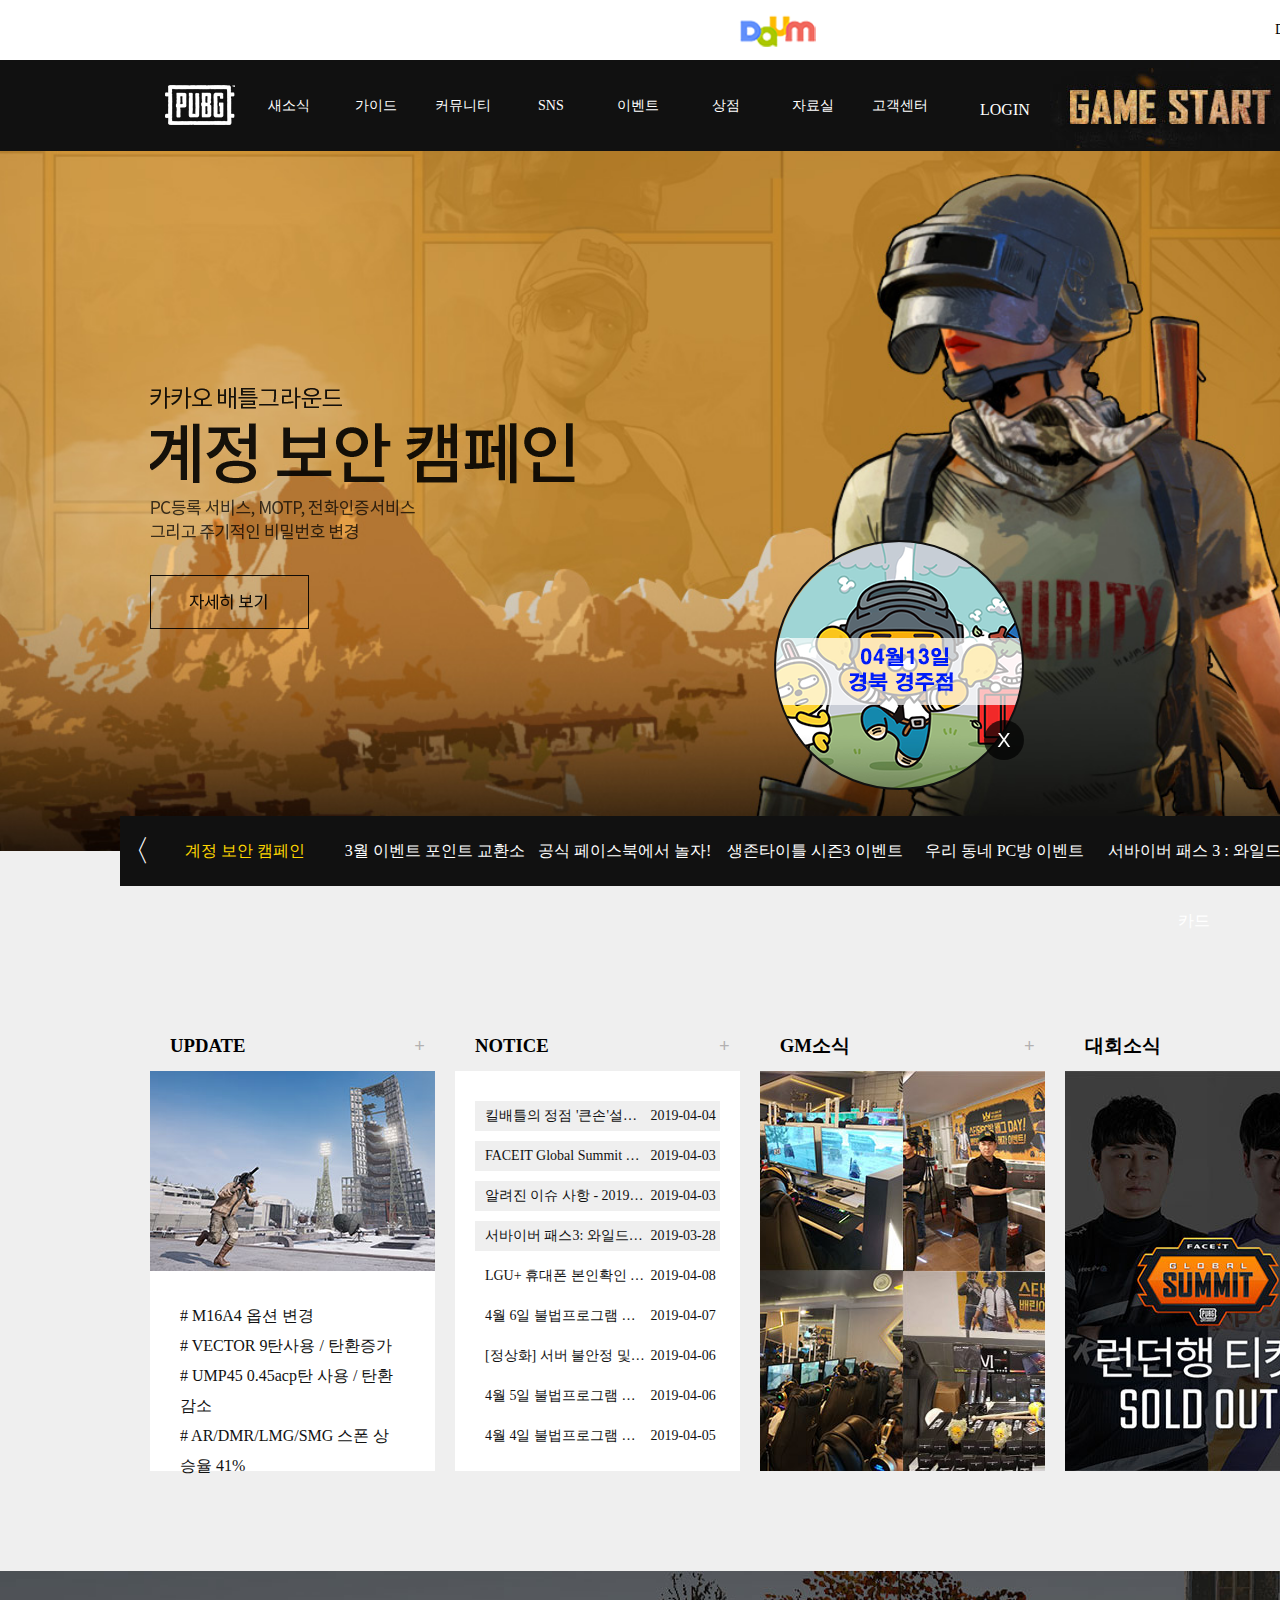
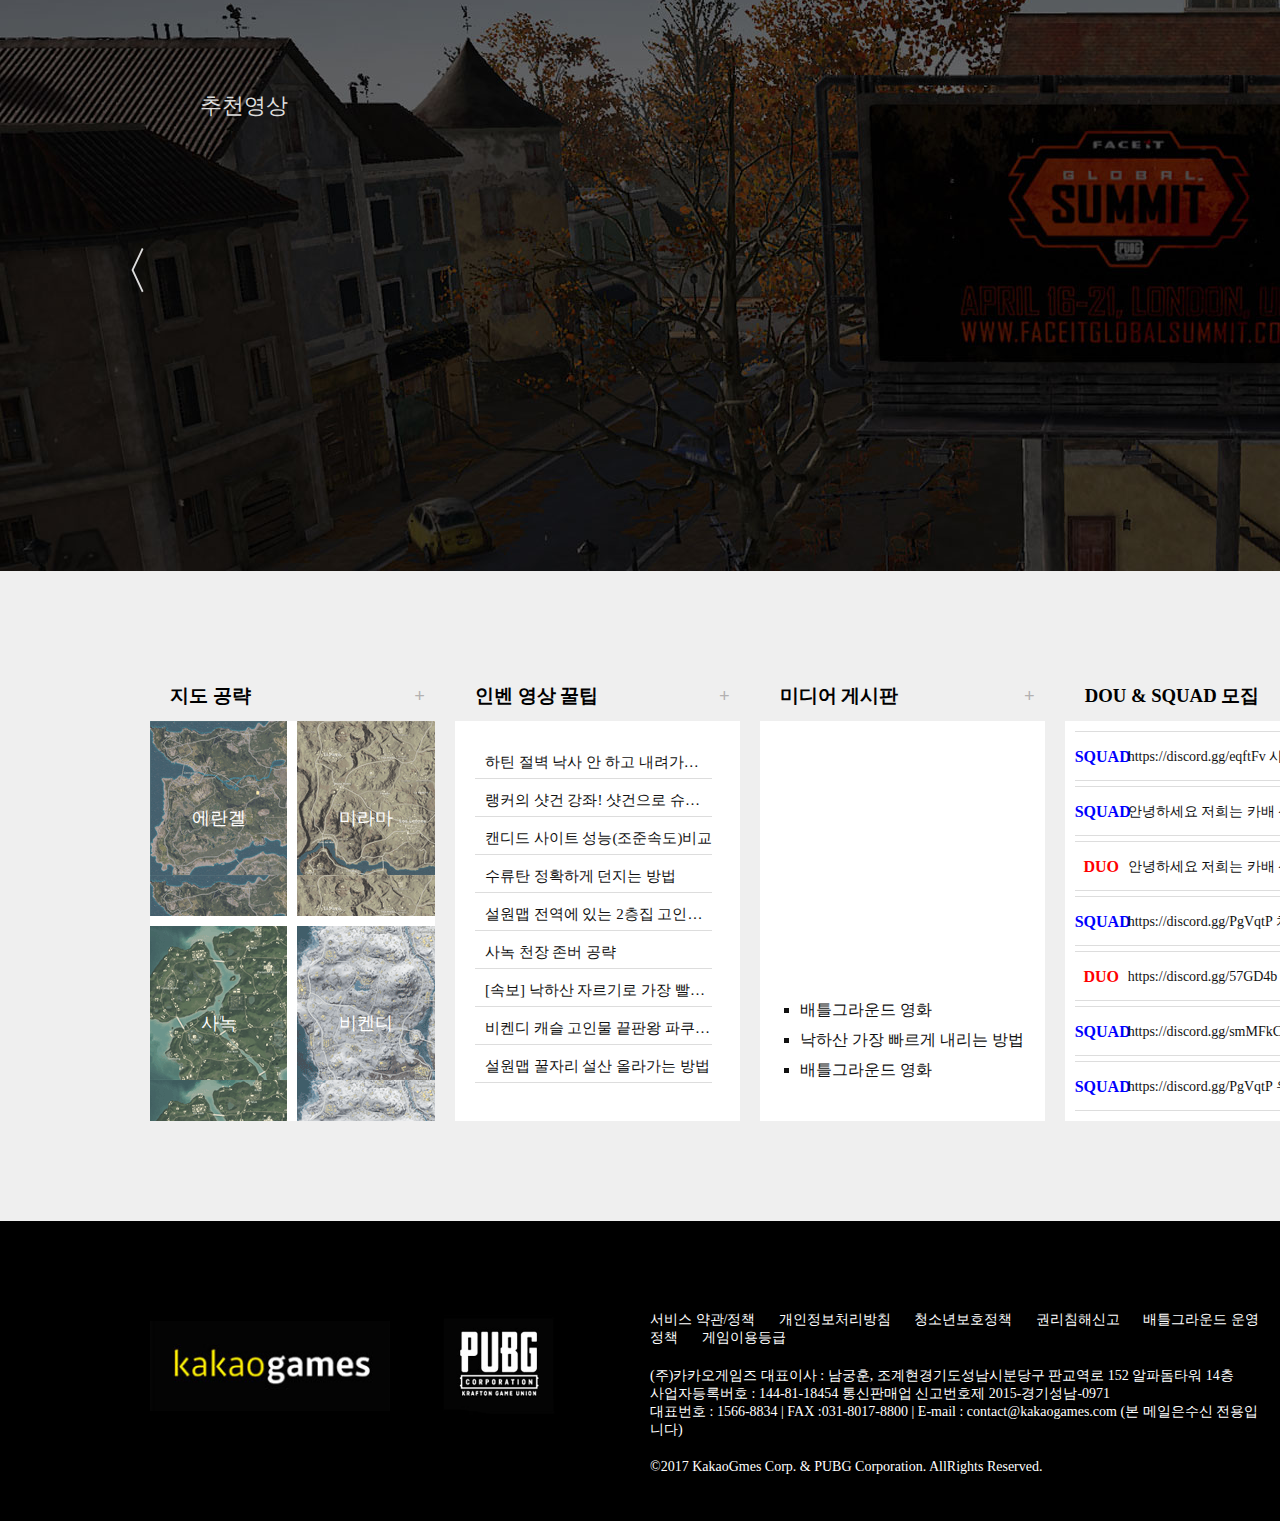
<file: index.html>
<!DOCTYPE html>
<html lang="en">
<head>
    <meta charset="UTF-8">
    <meta name="viewport" content="width=device-width, initial-scale=1.0">
    <meta http-equiv="X-UA-Compatible" content="ie=edge">
    <link rel="stylesheet" href="css/battle.css">
    <link rel="stylesheet" href="css/battle_header_footer.css">
    <link rel="shortcut icon" href="img/untitled_1_n5o_icon.ico">
    <script src="https://code.jquery.com/jquery-1.12.4.min.js"></script>
    <script src="js/battle.js"></script>
    <script src="js/battle_menu_slide.js"></script>
    <title>배틀그라운드 | Daum 게임</title>
</head>
<body>
    <div class="wrap">
        <div class="modal">
            <button id="btn_c_modal">X</button>
        </div>
        <div class="top">
            <div class="daum_logo fl">
                <a href="battle.html">
                    <img src="img/20170315064553027.png" alt="">
                </a>
            </div>
            <div class="join fr">
                <p>Daum 홈페이지 이동</p>
                <p>회원가입</p>
            </div>
        </div>
        <div class="header">
            <div class="header_size">
            <div class="logo fl">
                <img src="img/logo_pubg.png" alt="로고">
            </div>
            <ul class="menu fl">
                <li class="main_menu menu1">
                    <a href="battle_notice.html">새소식</a>
                    <ul class="sub_menu">
                        <li><a href="battle_notice.html">공지사항</a></li>
                        <li><a href="battle_notice.html">업데이트</a></li>
                        <li><a href="battle_notice.html">GM소식</a></li>
                        <li><a href="battle_notice.html">대회소식</a></li>
                    </ul>
                </li>
                <li class="main_menu menu2">
                    <a href="battle_media.html">가이드</a>
                    <ul class="sub_menu">
                        <li><a href="battle_media.html">게임 가이드</a></li>
                        <li><a href="battle_media.html">지도 정보/공략</a></li>
                        <li><a href="battle_media.html">아이템 DB</a></li>
                        <li><a href="battle_media.html">의상 스킨</a></li>
                    </ul>
                </li>
                <li class="main_menu menu3">
                    <a href="battle_notice.html">커뮤니티</a>
                    <ul class="sub_menu">
                        <li><a href="battle_notice.html">플레이어 게시판</a></li>
                        <li><a href="battle_notice.html">미디어 게시판</a></li>
                        <li><a href="battle_notice.html">DUO/SQUAD모집</a></li>
                    </ul>
                </li>
                <li class="main_menu menu4">
                    <a href="battle_media.html">SNS</a>
                    <ul class="sub_menu">
                        <li><a href="battle_media.html">디스코드</a></li>
                        <li><a href="battle_media.html">페이스북</a></li>
                        <li><a href="battle_media.html">유튜브</a></li>
                    </ul>
                </li>
                <li class="main_menu menu5">
                    <a href="battle_notice.html">이벤트</a>
                    <ul class="sub_menu">
                        <li><a href="battle_notice.html">이벤트</a></li>
                        <li><a href="battle_notice.html">포인트 교환소</a></li>
                    </ul>
                </li>
                <li class="main_menu menu6">
                    <a href="battle_media.html">상점</a>
                    <ul class="sub_menu">
                        <li><a href="battle_media.html">게임구매</a></li>
                    </ul>
                </li>
                <li class="main_menu menu7">
                    <a href="battle_notice.html">자료실</a>
                    <ul class="sub_menu">
                        <li><a href="battle_media.html">다운로드</a></li>
                    </ul>
                </li>
                <li class="main_menu menu8">
                    <a href="battle_media.html">고객센터</a>
                    <ul class="sub_menu">
                        <li><a href="battle_media.html">고객센터</a></li>
                        <li><a href="battle_media.html">신고센터</a></li>
                        <li><a href="battle_media.html">보안센터</a></li>
                    </ul>
                </li>
                <div class="fake_sub"></div>
            </ul>
            <div class="header_login fr">
                <p><a href="#">LOGIN</a></p>
                <p class="game_start"><a href="#">
                </a></p>
            </div>
        </div>
        </div>
        <div class="main_img">
            <div class="img img1">
                <div class="img_text">
                    <img src="img/15474359691224-main_pc_banner_txt.png" alt="">
                </div>
            </div>
            <div class="img img2">
                <div class="img_text">
                    <img src="img/155237580796532-01_txt.png" alt="">
                </div>
            </div>
            <div class="img img3">
                <div class="img_text">
                    <img src="img/04_txt.png" alt="">
                </div>
            </div>
            <div class="img img4">
                <div class="img_text">
                    <img src="img/155376572502280-main_pc_banner_txt1.png" alt="">
                </div>
            </div>
            <div class="img img5">
                <div class="img_text">
                    <img src="img/155436662242351-main_pc_banner_txt1.png" alt="">
                </div>
            </div>
            <div class="img img6">
                <div class="img_text">
                    <img src="img/155364974429624-main_pc_banner_txt1.png" alt="">
                </div>
            </div>
        </div>
        <div class="main_nav">
            <div class="main_nav_size">
                <p id="btn_left">〈</p>
                <div>
                    <p class="btn_indi">
                        <a href="#">계정 보안 캠페인</a>
                    </p>
                    <p class="btn_indi">
                        <a href="#">3월 이벤트 포인트 교환소</a>
                    </p>
                    <p class="btn_indi">
                        <a href="#">공식 페이스북에서 놀자!</a>
                    </p>
                    <p class="btn_indi">
                        <a href="#">생존타이틀 시즌3 이벤트</a>
                    </p>
                    <p class="btn_indi">
                        <a href="#">우리 동네 PC방 이벤트</a>
                    </p>
                    <p class="btn_indi">
                        <a href="#">서바이버 패스 3 : 와일드 카드</a>
                    </p>
                </div>
                <p id="btn_right">〉</p>
            </div>
        </div>
        <div class="contents">
            <div class="contents_title">
                <h3>UPDATE
                    <span>+</span>
                </h3>
                <h3>NOTICE
                    <span>+</span>
                </h3>
                <h3>GM소식
                    <span>+</span>
                </h3>
                <h3>대회소식
                    <span>+</span>
                </h3>
            </div>
            <div class="update">
                <div class="update_img"></div>
                <div class="update_t">
                    <p># M16A4 옵션 변경</p>
                    <p># VECTOR 9탄사용 / 탄환증가</p>
                    <p># UMP45 0.45acp탄 사용 / 탄환감소</p>
                    <p># AR/DMR/LMG/SMG 스폰 상승율 41%</p>
                </div>
            </div>
            <div class="notice">
                <div class="notice_w">
                    <p class="notice_title">킬배틀의 정점 '큰손'설문 참여 이벤트 당첨자 안내</p>
                    <span class="notice_date">2019-04-04</span>
                </div>
                <div class="notice_w">
                    <p class="notice_title">FACEIT Global Summit 대회 및 특별 아이템 안내</p>
                    <span class="notice_date">2019-04-03</span>
                </div>
                <div class="notice_w">
                    <p class="notice_title">알려진 이슈 사항 - 2019/04/03</p>
                    <span class="notice_date">2019-04-03</span>
                </div>
                <div class="notice_w">
                    <p class="notice_title">서바이버 패스3: 와일드카드 판매안내</p>
                    <span class="notice_date">2019-03-28</span>
                </div>
                <div class="notice_w">
                    <p class="notice_title">LGU+ 휴대폰 본인확인 서비스 점검 안내</p>
                    <span class="notice_date">2019-04-08</span>
                </div>
                <div class="notice_w">
                    <p class="notice_title">4월 6일 불법프로그램 제재 및 모니터링 안내</p>
                    <span class="notice_date">2019-04-07</span>
                </div>
                <div class="notice_w">
                    <p class="notice_title">[정상화] 서버 불안정 및 접속지연 현상 관련 안내</p>
                    <span class="notice_date">2019-04-06</span>
                </div>
                <div class="notice_w">
                    <p class="notice_title">4월 5일 불법프로그램 제재 및 모니터링 안내</p>
                    <span class="notice_date">2019-04-06</span>
                </div>
                <div class="notice_w">
                    <p class="notice_title">4월 4일 불법프로그램 제재 및 모니터링 안내</p>
                    <span class="notice_date">2019-04-05</span>
                </div>
            </div>
            <div class="gm">

            </div>
            <div class="com">
                <div class="com_img com_img1"></div>
                <div class="com_img com_img2"></div>
                <div class="com_img com_img3"></div>
                <div class="com_img com_img4"></div>
                <div class="com_img com_img5"></div>
            </div>
        </div>
        <div class="youtube">
            <div id="btn_you_left">〈</div>
            <div class="youtube_size">
                <h3>추천영상</h3>
                <!-- youtube 영상 1번째줄 -->
                <div class="youtu_box you1">
                    <div class="youtu">
                        <iframe width="291" height="300" src="https://www.youtube.com/embed/pEzthTf6bSI" frameborder="0" allow="accelerometer; autoplay; encrypted-media; gyroscope; picture-in-picture" allowfullscreen></iframe>
                    </div>
                    <div class="youtu">
                        <iframe width="291" height="300" src="https://www.youtube.com/embed/agXJupmBy1A" frameborder="0" allow="accelerometer; autoplay; encrypted-media; gyroscope; picture-in-picture" allowfullscreen></iframe>
                    </div>
                    <div class="youtu">
                        <iframe width="291" height="300" src="https://www.youtube.com/embed/GJvcCBgBdA4" frameborder="0" allow="accelerometer; autoplay; encrypted-media; gyroscope; picture-in-picture" allowfullscreen></iframe>
                    </div>
                    <div class="youtu">
                        <iframe width="291" height="300" src="https://www.youtube.com/embed/wNqCtT0PKIk" frameborder="0" allow="accelerometer; autoplay; encrypted-media; gyroscope; picture-in-picture" allowfullscreen></iframe>
                    </div>
                    <div class="youtu">
                        <iframe width="291" height="300" src="https://www.youtube.com/embed/blqFrm8BzeA" frameborder="0" allow="accelerometer; autoplay; encrypted-media; gyroscope; picture-in-picture" allowfullscreen></iframe>
                    </div>
                </div>
                <!-- youtube 영상 2번째줄 -->
                <div class="youtu_box you2">
                        <div class="youtu">
                            <iframe width="291" height="300" src="https://www.youtube.com/embed/4JHOinlmHAk" frameborder="0" allow="accelerometer; autoplay; encrypted-media; gyroscope; picture-in-picture" allowfullscreen></iframe>
                        </div>
                        <div class="youtu">
                            <iframe width="291" height="300" src="https://www.youtube.com/embed/1VfeY8zDecw" frameborder="0" allow="accelerometer; autoplay; encrypted-media; gyroscope; picture-in-picture" allowfullscreen></iframe>
                        </div>
                        <div class="youtu">
                            <iframe width="291" height="300" src="https://www.youtube.com/embed/qmxopKMC1Lg" frameborder="0" allow="accelerometer; autoplay; encrypted-media; gyroscope; picture-in-picture" allowfullscreen></iframe>
                        </div>
                        <div class="youtu">
                            <iframe width="291" height="300" src="https://www.youtube.com/embed/8T7QVb8cVaA" frameborder="0" allow="accelerometer; autoplay; encrypted-media; gyroscope; picture-in-picture" allowfullscreen></iframe>
                        </div>
                        <div class="youtu">
                            <iframe width="291" height="300" src="https://www.youtube.com/embed/8fMaxWj5Lek" frameborder="0" allow="accelerometer; autoplay; encrypted-media; gyroscope; picture-in-picture" allowfullscreen></iframe>
                        </div>
                    </div>
                </div><!-- youtube_size -->
                <div id="btn_you_right">〉</div>
            </div><!-- youtube -->
            <div class="comunity">
                <div class="contents_title">
                    <h3>지도 공략
                        <span>+</span>
                    </h3>
                    <h3>인벤 영상 꿀팁
                        <span>+</span>
                    </h3>
                    <h3>미디어 게시판
                        <span>+</span>
                    </h3>
                    <h3>DOU & SQUAD 모집
                        <span>+</span>
                    </h3>
                </div>
                <div class="update">
                   <div class="map map1">
                       <p>에란겔</p>
                   </div>
                   <div class="map map2">
                        <p>미라마</p>   
                   </div>
                   <div class="map map3">
                       <p>사녹</p>
                   </div>
                   <div class="map map4">
                        <p>비켄디</p>
                   </div>
                </div>
                <div class="notice inven">
                    <p>하틴 절벽 낙사 안 하고 내려가는 방법!!!</p>
                    <p>랭커의 샷건 강좌! 샷건으로 슈퍼플레이 하기</p>
                    <p>캔디드 사이트 성능(조준속도)비교</p>
                    <p>수류탄 정확하게 던지는 방법</p>
                    <p>설원맵 전역에 있는 2층집 고인물 루트 아시나요?</p>
                    <p>사녹 천장 존버 공략</p>
                    <p>[속보] 낙하산 자르기로 가장 빨리 내리기</p>
                    <p>비켄디 캐슬 고인물 끝판왕 파쿠르 공략</p>
                    <p>설원맵 꿀자리 설산 올라가는 방법</p>
                </div>
                <div class="gall">
                    <div class="gall_iframe">
                        <iframe width="369" height="250" src="https://www.youtube.com/embed/NcndNR8EiPo" frameborder="0" allow="accelerometer; autoplay; encrypted-media; gyroscope; picture-in-picture" allowfullscreen></iframe>
                    </div>
                    <ul class="gall_t">
                        <li><a href="#">배틀그라운드 영화</a></li>
                        <li><a href="#">낙하산 가장 빠르게 내리는 방법</a></li>
                        <li><a href="#">배틀그라운드 영화</a></li>
                    </ul>
                </div>
                <div class="coll">
                    <div class="coll_line">
                        <p class="coll_p">
                            <span class="blue">SQUAD</span>
                            <span class="coll_span">https://discord.gg/eqftFv 사녹즐겜 ㄱ</span>
                        </p>
                    </div>
                    <div class="coll_line">
                        <p class="coll_p">
                            <span class="blue">SQUAD</span>
                            <span class="coll_span">안녕하세요 저희는 카배 신생서버 BackUp 서버입니다. 
                            사람들이 즐겜했으면 하는 마음에 서버를 만들게됬습니다.
                            친목지향서버이고 일단 소수에서 시작할예정입니다.
                            나이제한은 22↑킬뎃,딜량 상관없습니다
                            
                            여미새,남미새,여무새,남무새,여왕벌은 사절하구
                            다른서버를 홍보하시면 자동으로 추방하고있습니다.
                            아직 부족한거는 많지만 건의사항이나 서버사람들의 피드백을 
                            받으면서 단점을 보완하면서 모두 즐겜할수있는 서버로 만들겠습니다</span>
                        </p>
                    </div>
                    <div class="coll_line">
                        <p class="coll_p">
                            <span class="red">DUO</span>
                            <span class="coll_span">안녕하세요 저희는 카배 신생서버 BackUp 서버입니다. 
                            사람들이 즐겜했으면 하는 마음에 서버를 만들게됬습니다.
                            친목지향서버이고 일단 소수에서 시작할예정입니다.
                            나이제한은 22↑킬뎃,딜량 상관없습니다
                            
                            여미새,남미새,여무새,남무새,여왕벌은 사절하구
                            다른서버를 홍보하시면 자동으로 추방하고있습니다.
                            아직 부족한거는 많지만 건의사항이나 서버사람들의 피드백을 
                            받으면서 단점을 보완하면서 모두 즐겜할수있는 서버로 만들겠습니다</span>
                        </p>
                    </div>
                    <div class="coll_line">
                        <p class="coll_p">
                            <span class="blue">SQUAD</span>
                            <span class="coll_span">https://discord.gg/PgVqtP 치킨 먹으러 가실 홍일점 모십니다 ㅋㅋㅋㅋㅋ</span>
                        </p>
                    </div>
                    <div class="coll_line">
                        <p class="coll_p">
                            <span class="red">DUO</span>
                            <span class="coll_span">https://discord.gg/57GD4b
                                400++ 3명 대기중 / 1명아무나모집</span>
                        </p>
                    </div>
                    <div class="coll_line">
                        <p class="coll_p">
                            <span class="blue">SQUAD</span>
                            <span class="coll_span">https://discord.gg/smMFkC

                                스쿼드 / 치킨먹즈아 / 빠른 백업 & 브리핑
                                딜 250 ++ /성인 & 개념필</span>
                        </p>
                    </div>
                    <div class="coll_line">
                        <p class="coll_p">
                            <span class="blue">SQUAD</span>
                            <span class="coll_span">https://discord.gg/PgVqtP 우리의 홍일점 모십니다 ㄱㄱ</span>
                        </p>
                    </div>
                </div>
            </div>
            <div class="footer">
                <div class="footer_size">
                    <div class="f_img1 fl">
                    </div>
                    <div class="f_img2 fl">
                    </div>
                    <div class="f_info fl">
                        <p>
                            <span>서비스 약관/정책</span>
                            <span>개인정보처리방침</span>
                            <span>청소년보호정책</span>
                            <span>권리침해신고</span>
                            <span>배틀그라운드 운영정책</span>
                            <span>게임이용등급</span>
                        </p>
                        <div class="f_info_t">
                            <p>(주)카카오게임즈 대표이사 : 남궁훈, 조계현경기도성남시분당구 판교역로 152 알파돔타워 14층</p>
                            <p>사업자등록버호 : 144-81-18454 통신판매업 신고번호제 2015-경기성남-0971</p>
                            <p>대표번호 : 1566-8834 | FAX :031-8017-8800 | E-mail : contact@kakaogames.com (본 메일은수신 전용입니다)</p>
                        </div>
                        <p>
                            &copy;2017 KakaoGmes Corp. & PUBG Corporation. AllRights Reserved.
                        </p>
                    </div>
                </div>
            </div>
        </div>
    </div>
</body>
</html>
</file>
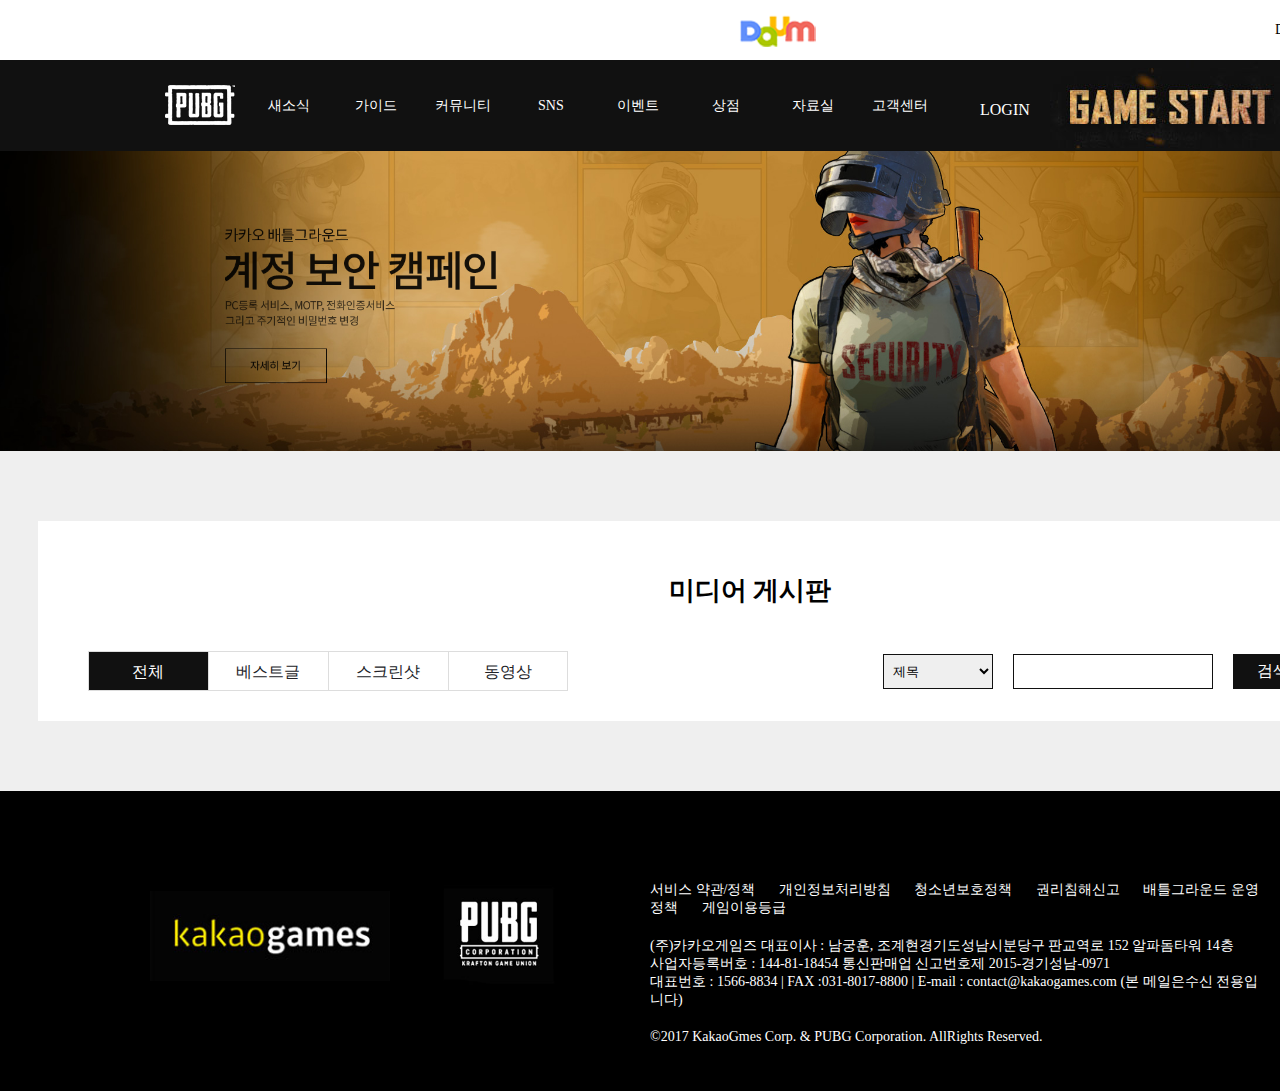
<file: battle_media.html>
<!DOCTYPE html>
<html lang="en">
<head>
    <meta charset="UTF-8">
    <meta name="viewport" content="width=device-width, initial-scale=1.0">
    <meta http-equiv="X-UA-Compatible" content="ie=edge">
    <link rel="stylesheet" href="css/media.css">
    <link rel="stylesheet" href="css/battle_header_footer.css">
    <link rel="shortcut icon" href="img/untitled_1_n5o_icon.ico">
    <script src="https://code.jquery.com/jquery-1.12.4.min.js"></script>
    <script src="js/media.js"></script>
    <script src="js/media_fade.js"></script>
    <script src="js/battle_menu_slide.js"></script>
    <title>배틀그라운드 | Daum 게임</title>
</head>
<body>
    <div class="wrap">
        <div class="top">
            <div class="daum_logo fl">
                <a href="index.html">
                    <img src="img/20170315064553027.png" alt="">
                </a>
            </div>
            <div class="join fr">
                <p>Daum 홈페이지 이동</p>
                <p>회원가입</p>
            </div>
        </div>
        <div class="header">
            <div class="header_size">
            <div class="logo fl">
                <a href="index.html">
                    <img src="img/logo_pubg.png" alt="로고">
                </a>
            </div>
            <ul class="menu fl">
                <li class="main_menu menu1">
                    <a href="battle_notice.html">새소식</a>
                    <ul class="sub_menu">
                        <li><a href="battle_notice.html">공지사항</a></li>
                        <li><a href="battle_notice.html">업데이트</a></li>
                        <li><a href="battle_notice.html">GM소식</a></li>
                        <li><a href="battle_notice.html">대회소식</a></li>
                    </ul>
                </li>
                <li class="main_menu menu2">
                    <a href="battle_media.html">가이드</a>
                    <ul class="sub_menu">
                        <li><a href="battle_media.html">게임 가이드</a></li>
                        <li><a href="battle_media.html">지도 정보/공략</a></li>
                        <li><a href="battle_media.html">아이템 DB</a></li>
                        <li><a href="battle_media.html">의상 스킨</a></li>
                    </ul>
                </li>
                <li class="main_menu menu3">
                    <a href="battle_notice.html">커뮤니티</a>
                    <ul class="sub_menu">
                        <li><a href="battle_notice.html">플레이어 게시판</a></li>
                        <li><a href="battle_notice.html">미디어 게시판</a></li>
                        <li><a href="battle_notice.html">DUO/SQUAD모집</a></li>
                    </ul>
                </li>
                <li class="main_menu menu4">
                    <a href="battle_media.html">SNS</a>
                    <ul class="sub_menu">
                        <li><a href="battle_media.html">디스코드</a></li>
                        <li><a href="battle_media.html">페이스북</a></li>
                        <li><a href="battle_media.html">유튜브</a></li>
                    </ul>
                </li>
                <li class="main_menu menu5">
                    <a href="battle_notice.html">이벤트</a>
                    <ul class="sub_menu">
                        <li><a href="battle_notice.html">이벤트</a></li>
                        <li><a href="battle_notice.html">포인트 교환소</a></li>
                    </ul>
                </li>
                <li class="main_menu menu6">
                    <a href="battle_media.html">상점</a>
                    <ul class="sub_menu">
                        <li><a href="battle_media.html">게임구매</a></li>
                    </ul>
                </li>
                <li class="main_menu menu7">
                    <a href="battle_notice.html">자료실</a>
                    <ul class="sub_menu">
                        <li><a href="battle_media.html">다운로드</a></li>
                    </ul>
                </li>
                <li class="main_menu menu8">
                    <a href="battle_media.html">고객센터</a>
                    <ul class="sub_menu">
                        <li><a href="battle_media.html">고객센터</a></li>
                        <li><a href="battle_media.html">신고센터</a></li>
                        <li><a href="battle_media.html">보안센터</a></li>
                    </ul>
                </li>
                <div class="fake_sub"></div>
            </ul>
            <div class="header_login fr">
                <p><a href="#">LOGIN</a></p>
                <p class="game_start"><a href="#">
                </a></p>
            </div>
        </div>
        </div>
        <div class="main_img">
            <div class="img img1">
                <div class="img_text">
                    <img src="img/15474359691224-main_pc_banner_txt.png" alt="">
                </div>
            </div>
            <div class="img img2">
                <div class="img_text">
                    <img src="img/155237580796532-01_txt.png" alt="">
                </div>
            </div>
            <div class="img img3">
                <div class="img_text">
                    <img src="img/04_txt.png" alt="">
                </div>
            </div>
            <div class="img img4">
                <div class="img_text">
                    <img src="img/155376572502280-main_pc_banner_txt1.png" alt="">
                </div>
            </div>
            <div class="img img5">
                <div class="img_text">
                    <img src="img/155436662242351-main_pc_banner_txt1.png" alt="">
                </div>
            </div>
            <div class="img img6">
                <div class="img_text">
                    <img src="img/155364974429624-main_pc_banner_txt1.png" alt="">
                </div>
            </div>
        </div>
        <div class="media_g">
            <h2>미디어 게시판</h2>
            <div class="media_g_top">
                <div class="m_t_title fl">
                    <p id="media_total">
                        <a href="#">전체</a>
                    </p>
                    <p id="media_best">
                        <a href="#">베스트글</a>
                    </p>
                    <p id="media_screen">
                        <a href="#">스크린샷</a>
                    </p>
                    <p id="media_video">
                        <a href="#">동영상</a>
                    </p>
                </div>
                <div class="m_t_search fr">
                    <div class="search1 fl">
                        <select name="" id="">
                            <option>제목</option>
                            <option>제목 + 본문</option>
                            <option>작성자</option>
                        </select>
                    </div>
                    <div class="search2 fl">
                        <input type="search">
                    </div>
                    <button>검색</button>
                </div>
            </div>
            <div class="section_wrap_1">
                <div class="section">
                    <div class="section_box">
                        <div class="section_img section_img1"></div>
                        <div class="section_t">
                            <p class="section_t_title">
                                BOT 가족들 모집합니다 ~
                            </p>
                            <p class="section_t_name">
                                <span>BOT_LMS92</span>
                                <span>2019.04.09</span>
                            </p>
                        </div>
                    </div>
                    <div class="section_box">
                        <div class="section_img section_img2"></div>
                        <div class="section_t">
                            <p class="section_t_title">배그는 마지막싸움만 잘하면됩니다.</p>
                            <p class="section_t_name">
                                <span>Streamer-BANIO</span>
                                <span>2019.04.09</span>
                            </p>
                        </div>
                    </div>
                    <div class="section_box">
                        <div class="section_img section_img3"></div>
                        <div class="section_t">
                            <p class="section_t_title">300만원 프라이팬 스킨 스테인레스 프라이팬</p>
                            <p class="section_t_name">
                                <span>WWWWWWWWMMMMMM</span>
                                <span>2019.04.09</span>
                            </p>
                        </div>
                    </div>
                    <div class="section_box">
                        <div class="section_img section_img4"></div>
                        <div class="section_t">
                            <p class="section_t_title">
                                배린이의 시야를 봉인한다. [섬광탄 장인 만남....] 다가오지 마
                            </p>
                            <p class="section_t_name">         
                                <span>Battle_Garage</span>
                                <span>2019.04.09</span>
                            </p>
                        </div>
                    </div>
                </div><!-- 첫번째 섹션-->
                <div class="section">
                    <div class="section_box">
                        <div class="section_img section_img5"></div>
                        <div class="section_t">
                            <p class="section_t_title">
                                듀오에서 생존6명에 갑자기 팀원이잠수..
                            </p>
                            <p class="section_t_name">
                                <span>Streamer-BANIO</span>
                                <span>2019.04.08</span>
                            </p>
                        </div>
                    </div>
                    <div class="section_box">
                        <div class="section_img section_img6"></div>
                        <div class="section_t">
                            <p class="section_t_title">마?우리 친구 아이가?</p>
                            <p class="section_t_name">
                                <span>alclssh</span>
                                <span>2019.04.08</span>
                            </p>
                        </div>
                    </div>
                    <div class="section_box">
                        <div class="section_img section_img7"></div>
                        <div class="section_t">
                            <p class="section_t_title">디스코드 클랜원 모집 !</p>
                            <p class="section_t_name">
                                <span>Global_Ryan</span>
                                <span>2019.04.07</span>
                            </p>
                        </div>
                    </div>
                    <div class="section_box">
                        <div class="section_img section_img8"></div>
                        <div class="section_t">
                            <p class="section_t_title">
                                이분 에임이 다른뜻으로 미친에임
                            </p>
                            <p class="section_t_name">         
                                <span>bombomboo1</span>
                                <span>2019.04.07</span>
                            </p>
                        </div>
                    </div>
                </div>
                <div class="section">
                    <div class="section_box">
                        <div class="section_img section_img9"></div>
                        <div class="section_t">
                            <p class="section_t_title">
                                포기할려니까 새 보급상자 2개가 눈앞에..
                            </p>
                            <p class="section_t_name">
                                <span>Streamer-BANIO</span>
                                <span>2019.04.07</span>
                            </p>
                        </div>
                    </div>
                    <div class="section_box">
                        <div class="section_img section_img10"></div>
                        <div class="section_t">
                            <p class="section_t_title">사녹 스쿼드 TPP 매치메이킹 치킨</p>
                            <p class="section_t_name">
                                <span>Jeongwangdong</span>
                                <span>2019.04.07</span>
                            </p>
                        </div>
                    </div>
                    <div class="section_box">
                        <div class="section_img section_img11">
                        </div>
                        <div class="section_t">
                            <p class="section_t_title">클랜원 구인공고</p>
                            <p class="section_t_name">
                                <span>ACME_REX</span>
                                <span>2019.04.07</span>
                            </p>
                        </div>
                    </div>
                    <div class="section_box">
                        <div class="section_img section_img12"></div>
                        <div class="section_t">
                            <p class="section_t_title">
                                배틀그라운드 실제 붕대 리뷰 ! 어떤게 들어있을까 ?
                            </p>
                            <p class="section_t_name">
                                <span>WWWWWWWWMMMMMM</span>
                                <span>2019.04.06</span>
                            </p>
                        </div>
                    </div>
                </div><!-- 세번째 섹션-->
                <div class="section">
                    <div class="section_box">
                        <div class="section_img section_img13"></div>
                        <div class="section_t">
                            <p class="section_t_title">
                                옐로우 쿠폰 대량 획득 방법 ! 서바이버패스 와일드카드 꿀팁
                            </p>
                            <p class="section_t_name">
                                <span>WWWWWWWWMMMMMM</span>
                                <span>2019.04.06</span>
                            </p>
                        </div>
                    </div>
                    <div class="section_box">
                        <div class="section_img section_img14"></div>
                        <div class="section_t">
                            <p class="section_t_title">개못핵 쓰는 오합지졸 난장판 스쿼드? ㅋㅋㅋㅋ</p>
                            <p class="section_t_name">
                                <span>ikchanee</span>
                                <span>2019.04.06</span>
                            </p>
                        </div>
                    </div>
                    <div class="section_box">
                        <div class="section_img section_img15"></div>
                        <div class="section_t">
                            <p class="section_t_title">재미있지 않나요?</p>
                            <p class="section_t_name">
                                <span>ZLtory</span>
                                <span>2019.04.05</span>
                            </p>
                        </div>
                    </div>
                    <div class="section_box">
                        <div class="section_img section_img16"></div>
                        <div class="section_t">
                            <p class="section_t_title">
                                배틀그라운드 웃긴장면
                            </p>
                            <p class="section_t_name">
                                <span>AntlemanTV</span>
                                <span>2019.04.05</span>
                            </p>
                        </div>
                    </div>
                </div><!-- 네번째 섹션-->
                <div class="section">
                    <div class="section_box">
                        <div class="section_img section_img17"></div>
                        <div class="section_t">
                            <p class="section_t_title">
                                    운영자님이 초대해주셨습니다. [유튜브 루오피스]
                            </p>
                            <p class="section_t_name">
                                <span>WWWWWWWWMMMMMM</span>
                                <span>2019.04.05</span>
                            </p>
                        </div>
                    </div>
                    <div class="section_box">
                        <div class="section_img section_img18"></div>
                        <div class="section_t">
                            <p class="section_t_title">기절한팀원 살려놓고보니 엄청난 스나이퍼</p>
                            <p class="section_t_name">
                                <span>Streamer-BANIO</span>
                                <span>2019.04.05</span>
                            </p>
                        </div>
                    </div>
                    <div class="section_box">
                        <div class="section_img section_img19"></div>
                        <div class="section_t">
                            <p class="section_t_title">와 진짜 꿀잼 한판했어요</p>
                            <p class="section_t_name">
                                <span>SEXY_ZORO</span>
                                <span>2019.04.05</span>
                            </p>
                        </div>
                    </div>
                    <div class="section_box">
                        <div class="section_img section_img20"></div>
                        <div class="section_t">
                            <p class="section_t_title">
                                    배그하다 띠꺼운 아저씨 죽게 만들기 ㅋㅋㅋㅋ
                            </p>
                            <p class="section_t_name">
                                <span>ikchanee</span>
                                <span>2019.04.03</span>
                            </p>
                        </div>
                    </div>
                </div><!-- 다섯번째 섹션 -->
                <div class="section_num">
                    <p>1</p>
                    <p>2</p>
                    <p>3</p>
                    <p>4</p>
                    <p>5</p>
                    <p>6</p>
                    <p>7</p>
                    <p>8</p>
                    <p>9</p>
                    <p>10</p>
                    <p>〉</p>
                </div>
            </div><!--section_wrap_1-->
            <div class="section_wrap_2">
                <div class="section">
                    <div class="section_box">
                        <div class="section_img section_img21"></div>
                        <div class="section_t">
                            <p class="section_t_title">
                                수류탄핵 의심받는 스트리머
                            </p>
                            <p class="section_t_name">
                                <span>Twitch_Seunghee</span>
                                <span>2019.03.13</span>
                            </p>
                        </div>
                    </div>
                    <div class="section_box">
                        <div class="section_img section_img22"></div>
                        <div class="section_t">
                            <p class="section_t_title">배틀그라운드 대규모 전투장면 유튜브 싸비스</p>
                            <p class="section_t_name">
                                <span>tkqltm</span>
                                <span>2019.02.18</span>
                            </p>
                        </div>
                    </div>
                    <div class="section_box">
                        <div class="section_img section_img23"></div>
                        <div class="section_t">
                            <p class="section_t_title">낙하산 가장 빠르게 내리는 방법</p>
                            <p class="section_t_name">
                                <span>godspeed144</span>
                                <span>2019.02.07</span>
                            </p>
                        </div>
                    </div>
                    <div class="section_box">
                        <div class="section_img section_img24"></div>
                        <div class="section_t">
                            <p class="section_t_title">
                                |배그 1분꿀팁| 회복아이템을 안전하게 사용하는 꿀팁!
                            </p>
                            <p class="section_t_name">         
                                <span>kimsewon11</span>
                                <span>2019.01.23</span>
                            </p>
                        </div>
                    </div>
                </div><!-- 첫번째 섹션-->
                <div class="section">
                    <div class="section_box">
                        <div class="section_img section_img25"></div>
                        <div class="section_t">
                            <p class="section_t_title">
                                후라이팬 살인마(후살마)
                            </p>
                            <p class="section_t_name">
                                <span>Ryul_of_steel</span>
                                <span>2019.01.15</span>
                            </p>
                        </div>
                    </div>
                    <div class="section_box">
                        <div class="section_img section_img26"></div>
                        <div class="section_t">
                            <p class="section_t_title">마체테는 녹슬지 않았다.</p>
                            <p class="section_t_name">
                                <span>shushukim</span>
                                <span>2019.01.09</span>
                            </p>
                        </div>
                    </div>
                    <div class="section_box">
                        <div class="section_img section_img27"></div>
                        <div class="section_t">
                            <p class="section_t_title">[배틀그라운드 머시니마] Cave</p>
                            <p class="section_t_name">
                                <span>NaUk000</span>
                                <span>2018.12.25</span>
                            </p>
                        </div>
                    </div>
                    <div class="section_box">
                        <div class="section_img section_img28"></div>
                        <div class="section_t">
                            <p class="section_t_title">
                                [이벤트] 배그점프 - 너굴손
                            </p>
                            <p class="section_t_name">        
                                <span>Strong_Raccoon</span>
                                <span>2018.12.05</span>
                            </p>
                        </div>
                    </div>
                </div>
                <div class="section">
                    <div class="section_box">
                        <div class="section_img section_img29"></div>
                        <div class="section_t">
                            <p class="section_t_title">
                                연예인 카배1위 매드무비
                            </p>
                            <p class="section_t_name">
                                <span>Twitch_Seunghee</span>
                                <span>2019.04.07</span>
                            </p>
                        </div>
                    </div>
                    <div class="section_box">
                        <div class="section_img section_img30"></div>
                        <div class="section_t">
                            <p class="section_t_title">할리퀸&조커 출시가격 외형!</p>
                            <p class="section_t_name">
                                <span>KakaoTV_1stChamp</span>
                                <span>2018.11.07</span>
                            </p>
                        </div>
                    </div>
                    <div class="section_box">
                        <div class="section_img section_img31"></div>
                        <div class="section_t">
                            <p class="section_t_title">'민들레씨메타' 로 치킨 뜯는법 대공개!!</p>
                            <p class="section_t_name">
                                <span>Hakinahae</span>
                                <span>2018.01.07</span>
                            </p>
                        </div>
                    </div>
                    <div class="section_box">
                        <div class="section_img section_img32"></div>
                        <div class="section_t">
                            <p class="section_t_title">
                                    팀원을 차로 쳤다고 강북까지 따라오는 싸이코패스 스쿼드ㅋㅋㅋ
                            </p>
                            <p class="section_t_name">
                                <span>AntlemanTV</span>
                                <span>2018.10.30</span>
                            </p>
                        </div>
                    </div>
                </div><!-- 세번째 섹션-->
                <div class="section">
                    <div class="section_box">
                        <div class="section_img section_img33"></div>
                        <div class="section_t">
                            <p class="section_t_title">
                                치킨? 먹음좋지만 못먹어도 상관없어!
                            </p>
                            <p class="section_t_name">
                                <span>gun2best</span>
                                <span>2018.10.18</span>
                            </p>
                        </div>
                    </div>
                    <div class="section_box">
                        <div class="section_img section_img34"></div>
                        <div class="section_t">
                            <p class="section_t_title">|배그 1분꿀팁| 그로자에 소음기를 달면 반동이 더 심해질까?</p>
                            <p class="section_t_name">
                                <span>kimsewon11</span>
                                <span>2018.10.09</span>
                            </p>
                        </div>
                    </div>
                    <div class="section_box">
                        <div class="section_img section_img35"></div>
                        <div class="section_t">
                            <p class="section_t_title">빡겜의 끝은 즐겜</p>
                            <p class="section_t_name">
                                <span>LIBRA_BS</span>
                                <span>2018.10.30</span>
                            </p>
                        </div>
                    </div>
                    <div class="section_box">
                        <div class="section_img section_img36"></div>
                        <div class="section_t">
                            <p class="section_t_title">
                                배린이를 위한 사막맵(미라마) 나만의 운영법(공략) !
                            </p>
                            <p class="section_t_name">
                                <span>AntlemanTV</span>
                                <span>2018.09.19</span>
                            </p>
                        </div>
                    </div>
                </div><!-- 네번째 섹션-->
                <div class="section">
                    <div class="section_box">
                        <div class="section_img section_img37"></div>
                        <div class="section_t">
                            <p class="section_t_title">
                                [랜덤 듀오] 넌 그녀의 텐션 따라 갈 수 있겠어 ?
                            </p>
                            <p class="section_t_name">
                                <span>TeumsaeGameTv</span>
                                <span>2018.09.16</span>
                            </p>
                        </div>
                    </div>
                    <div class="section_box">
                        <div class="section_img section_img38"></div>
                        <div class="section_t">
                            <p class="section_t_title">신규총 Mk47 Mutant 에게 맞는손잡이 테스트</p>
                            <p class="section_t_name">
                                <span>AntlemanTV</span>
                                <span>2018.09.06</span>
                            </p>
                        </div>
                    </div>
                    <div class="section_box">
                        <div class="section_img section_img19"></div>
                        <div class="section_t">
                            <p class="section_t_title">[지정남] 사녹의 핫플레이스 독스, 이제 알고 브리핑하자!</p>
                            <p class="section_t_name">
                                <span>AFTV_GILZZA-_-</span>
                                <span>2018.08.21</span>
                            </p>
                        </div>
                    </div>
                    <div class="section_box">
                        <div class="section_img section_img40"></div>
                        <div class="section_t">
                            <p class="section_t_title">
                                이걸로 위안삼아야지.
                            </p>
                            <p class="section_t_name">
                                <span>GodVicious</span>
                                <span>2018.08.16</span>
                            </p>
                        </div>
                    </div>
                </div><!-- 다섯번째 섹션 -->
                <div class="section_num">
                    <p>1</p>
                    <p>2</p>
                    <p>3</p>
                    <p>4</p>
                    <p>5</p>
                    <p>6</p>
                    <p>7</p>
                    <p>8</p>
                    <p>9</p>
                    <p>10</p>
                    <p>〉</p>
                </div>
            </div> <!--section_wrap_2-->
            <div class="section_wrap_3">
                <div class="section">
                    <div class="section_box">
                        <div class="section_img section_img41"></div>
                        <div class="section_t">
                            <p class="section_t_title">
                                AFTV 핵쟁이
                            </p>
                            <p class="section_t_name">
                                <span>SSAM-BA</span>
                                <span>2019.04.11</span>
                            </p>
                        </div>
                    </div>
                    <div class="section_box">
                        <div class="section_img section_img1"></div>
                        <div class="section_t">
                            <p class="section_t_title">
                                BOT 가족들 모집합니다 ~
                            </p>
                            <p class="section_t_name">
                                <span>BOT_LMS92</span>
                                <span>2019.04.09</span>
                            </p>
                        </div>
                    </div>
                    <div class="section_box">
                        <div class="section_img section_img4"></div>
                        <div class="section_t">
                            <p class="section_t_title">
                                배린이의 시야를 봉인한다. [섬광탄 장인 만남....] 다가오지 마
                            </p>
                            <p class="section_t_name">         
                                <span>Battle_Garage</span>
                                <span>2019.04.09</span>
                            </p>
                        </div>
                    </div>
                    <div class="section_box">
                        <div class="section_img section_img7"></div>
                        <div class="section_t">
                            <p class="section_t_title">디스코드 클랜원 모집 !</p>
                            <p class="section_t_name">
                                <span>Global_Ryan</span>
                                <span>2019.04.07</span>
                            </p>
                        </div>
                    </div>
                </div><!-- 첫번째 섹션-->
                <div class="section">
                    <div class="section_box">
                        <div class="section_img section_img10"></div>
                        <div class="section_t">
                            <p class="section_t_title">사녹 스쿼드 TPP 매치메이킹 치킨</p>
                            <p class="section_t_name">
                                <span>Jeongwangdong</span>
                                <span>2019.04.07</span>
                            </p>
                        </div>
                    </div>
                    <div class="section_box">
                        <div class="section_img section_img11">
                        </div>
                        <div class="section_t">
                            <p class="section_t_title">클랜원 구인공고</p>
                            <p class="section_t_name">
                                <span>ACME_REX</span>
                                <span>2019.04.07</span>
                            </p>
                        </div>
                    </div>
                    <div class="section_box">
                        <div class="section_img section_img14"></div>
                        <div class="section_t">
                            <p class="section_t_title">개못핵 쓰는 오합지졸 난장판 스쿼드? ㅋㅋㅋㅋ</p>
                            <p class="section_t_name">
                                <span>ikchanee</span>
                                <span>2019.04.06</span>
                            </p>
                        </div>
                    </div>
                    <div class="section_box">
                        <div class="section_img section_img16"></div>
                        <div class="section_t">
                            <p class="section_t_title">
                                배틀그라운드 웃긴장면
                            </p>
                            <p class="section_t_name">
                                <span>AntlemanTV</span>
                                <span>2019.04.05</span>
                            </p>
                        </div>
                    </div>
                </div>
                <div class="section">
                    <div class="section_box">
                        <div class="section_img section_img49"></div>
                        <div class="section_t">
                            <p class="section_t_title">
                                9킬 꽁킬 감사여
                            </p>
                            <p class="section_t_name">
                                <span>AhMolanC</span>
                                <span>2019.04.03</span>
                            </p>
                        </div>
                    </div>
                    <div class="section_box">
                        <div class="section_img section_img50"></div>
                        <div class="section_t">
                            <p class="section_t_title">치열한 승부! 최후의 생존자는 누구...?</p>
                            <p class="section_t_name">
                                <span>GodVicious</span>
                                <span>2019.04.02</span>
                            </p>
                        </div>
                    </div>
                    <div class="section_box">
                        <div class="section_img section_img51">
                        </div>
                        <div class="section_t">
                            <p class="section_t_title">학생 한 명을 찾습니다</p>
                            <p class="section_t_name">
                                <span>Hongsajang00</span>
                                <span>2019.03.29</span>
                            </p>
                        </div>
                    </div>
                    <div class="section_box">
                        <div class="section_img section_img52"></div>
                        <div class="section_t">
                            <p class="section_t_title">
                                ●●● Clue Clan ●●● 소수정예 클랜원 모집~♡ 매주상품
                            </p>
                            <p class="section_t_name">
                                <span>Clue_KaTaNa</span>
                                <span>2019.03.28</span>
                            </p>
                        </div>
                    </div>
                </div><!-- 세번째 섹션-->
                <div class="section">
                    <div class="section_box">
                        <div class="section_img section_img1"></div>
                        <div class="section_t">
                            <p class="section_t_title">
                                ■■BOT 클랜에서 가족들 찾아요■■배린이 즐겜러 환영
                            </p>
                            <p class="section_t_name">
                                <span>BOT_LMS92</span>
                                <span>2019.03.26</span>
                            </p>
                        </div>
                    </div>
                    <div class="section_box">
                        <div class="section_img section_img54"></div>
                        <div class="section_t">
                            <p class="section_t_title">벡터+베릴+수류탄은 진리입니다.</p>
                            <p class="section_t_name">
                                <span>Bloody-Bullet</span>
                                <span>2019.03.24</span>
                            </p>
                        </div>
                    </div>
                    <div class="section_box">
                        <div class="section_img section_img55"></div>
                        <div class="section_t">
                            <p class="section_t_title">당신이라면 어디를 가겠습니까</p>
                            <p class="section_t_name">
                                <span>Hongsajang00</span>
                                <span>2019.03.22</span>
                            </p>
                        </div>
                    </div>
                    <div class="section_box">
                        <div class="section_img section_img56"></div>
                        <div class="section_t">
                            <p class="section_t_title">
                                플레어건을 바다 위에서 쏘면 보급이 올까 ?
                            </p>
                            <p class="section_t_name">
                                <span>WWWWWWWWMMMMMM</span>
                                <span>2019.03.22</span>
                            </p>
                        </div>
                    </div>
                </div><!-- 네번째 섹션-->
                <div class="section">
                    <div class="section_box">
                        <div class="section_img section_img57"></div>
                        <div class="section_t">
                            <p class="section_t_title">
                                유일한생존자(여성유저)와 게임을했습니다.
                            </p>
                            <p class="section_t_name">
                                <span>Streamer-BANIO</span>
                                <span>2019.03.22</span>
                            </p>
                        </div>
                    </div>
                    <div class="section_box">
                        <div class="section_img section_img58"></div>
                        <div class="section_t">
                            <p class="section_t_title">강북에서 밀베까지 다리 프리패스권 팝니다</p>
                            <p class="section_t_name">
                                <span>Hongsajang00</span>
                                <span>2019.03.21</span>
                            </p>
                        </div>
                    </div>
                    <div class="section_box">
                        <div class="section_img section_img1"></div>
                        <div class="section_t">
                            <p class="section_t_title">
                                ★★BOT클랜 성인클원 모집중입니다.★★
                            </p>
                            <p class="section_t_name">
                                <span>BOT_LMS92</span>
                                <span>2019.03.21</span>
                            </p>
                        </div>
                    </div>
                    <div class="section_box">
                        <div class="section_img section_img1"></div>
                        <div class="section_t">
                            <p class="section_t_title">
                                BOT 성인클원 모집중 !~ 배린이 환영
                            </p>
                            <p class="section_t_name">
                                <span>BOT_LMS92</span>
                                <span>2019.03.20</span>
                            </p>
                        </div>
                    </div>
                </div><!-- 다섯번째 섹션 -->
                <div class="section_num">
                    <p>1</p>
                    <p>2</p>
                    <p>3</p>
                    <p>4</p>
                    <p>5</p>
                    <p>6</p>
                    <p>7</p>
                    <p>8</p>
                    <p>9</p>
                    <p>10</p>
                    <p>〉</p>
                </div>
            </div>  <!--section_wrap_3-->
            <div class="section_wrap_4">
                <div class="section">
                    <div class="section_box">
                        <div class="section_img section_img61"></div>
                        <div class="section_t">
                            <p class="section_t_title">
                                [이벤트] 이거 보고 안웃을수 있을까? 드루와~~
                            </p>
                            <p class="section_t_name">
                                <span>SEXY_ZORO</span>
                                <span>2019.04.11</span>
                            </p>
                        </div>
                    </div>
                    <div class="section_box">
                        <div class="section_img section_img62"></div>
                        <div class="section_t">
                            <p class="section_t_title">랜듀 | With 몰컴 중인 이모! / 그런데 남편이 집에 왔다!?</p>
                            <p class="section_t_name">
                                <span>S_SernSeng</span>
                                <span>2019.04.11</span>
                            </p>
                        </div>
                    </div>
                    <div class="section_box">
                        <div class="section_img section_img63"></div>
                        <div class="section_t">
                            <p class="section_t_title">[여포하는쫄보]솔듀오로 15킬 치킨까지!!</p>
                            <p class="section_t_name">
                                <span>YouTube_pyoker</span>
                                <span>2019.04.10</span>
                            </p>
                        </div>
                    </div>
                    <div class="section_box">
                        <div class="section_img section_img2"></div>
                        <div class="section_t">
                            <p class="section_t_title">배그는 마지막싸움만 잘하면됩니다.</p>
                            <p class="section_t_name">
                                <span>Streamer-BANIO</span>
                                <span>2019.04.09</span>
                            </p>
                        </div>
                    </div>
                </div><!-- 첫번째 섹션-->
                <div class="section">
                    <div class="section_box">
                        <div class="section_img section_img3"></div>
                        <div class="section_t">
                            <p class="section_t_title">300만원 프라이팬 스킨 스테인레스 프라이팬</p>
                            <p class="section_t_name">
                                <span>WWWWWWWWMMMMMM</span>
                                <span>2019.04.09</span>
                            </p>
                        </div>
                    </div>
                    <div class="section_box">
                        <div class="section_img section_img6"></div>
                        <div class="section_t">
                            <p class="section_t_title">마?우리 친구 아이가?</p>
                            <p class="section_t_name">
                                <span>alclssh</span>
                                <span>2019.04.08</span>
                            </p>
                        </div>
                    </div>
                    <div class="section_box">
                        <div class="section_img section_img8"></div>
                        <div class="section_t">
                            <p class="section_t_title">
                                이분 에임이 다른뜻으로 미친에임
                            </p>
                            <p class="section_t_name">         
                                <span>bombomboo1</span>
                                <span>2019.04.07</span>
                            </p>
                        </div>
                    </div>
                    <div class="section_box">
                        <div class="section_img section_img9"></div>
                        <div class="section_t">
                            <p class="section_t_title">
                                포기할려니까 새 보급상자 2개가 눈앞에..
                            </p>
                            <p class="section_t_name">
                                <span>Streamer-BANIO</span>
                                <span>2019.04.07</span>
                            </p>
                        </div>
                    </div>
                </div>
                <div class="section">
                    <div class="section_box">
                        <div class="section_img section_img12"></div>
                        <div class="section_t">
                            <p class="section_t_title">
                                배틀그라운드 실제 붕대 리뷰 ! 어떤게 들어있을까 ?
                            </p>
                            <p class="section_t_name">
                                <span>WWWWWWWWMMMMMM</span>
                                <span>2019.04.06</span>
                            </p>
                        </div>
                    </div>
                    <div class="section_box">
                        <div class="section_img section_img13"></div>
                        <div class="section_t">
                            <p class="section_t_title">
                                옐로우 쿠폰 대량 획득 방법 ! 서바이버패스 와일드카드 꿀팁
                            </p>
                            <p class="section_t_name">
                                <span>WWWWWWWWMMMMMM</span>
                                <span>2019.04.06</span>
                            </p>
                        </div>
                    </div>
                    <div class="section_box">
                        <div class="section_img section_img15"></div>
                        <div class="section_t">
                            <p class="section_t_title">재미있지 않나요?</p>
                            <p class="section_t_name">
                                <span>ZLtory</span>
                                <span>2019.04.05</span>
                            </p>
                        </div>
                    </div>
                    <div class="section_box">
                        <div class="section_img section_img17"></div>
                        <div class="section_t">
                            <p class="section_t_title">
                                    운영자님이 초대해주셨습니다. [유튜브 루오피스]
                            </p>
                            <p class="section_t_name">
                                <span>WWWWWWWWMMMMMM</span>
                                <span>2019.04.05</span>
                            </p>
                        </div>
                    </div>
                </div><!-- 세번째 섹션-->
                <div class="section">
                    <div class="section_box">
                        <div class="section_img section_img18"></div>
                        <div class="section_t">
                            <p class="section_t_title">기절한팀원 살려놓고보니 엄청난 스나이퍼</p>
                            <p class="section_t_name">
                                <span>Streamer-BANIO</span>
                                <span>2019.04.05</span>
                            </p>
                        </div>
                    </div>
                    <div class="section_box">
                        <div class="section_img section_img19"></div>
                        <div class="section_t">
                            <p class="section_t_title">와 진짜 꿀잼 한판했어요</p>
                            <p class="section_t_name">
                                <span>SEXY_ZORO</span>
                                <span>2019.04.05</span>
                            </p>
                        </div>
                    </div>
                    <div class="section_box">
                        <div class="section_img section_img15"></div>
                        <div class="section_t">
                            <p class="section_t_title">재미있지 않나요?</p>
                            <p class="section_t_name">
                                <span>ZLtory</span>
                                <span>2019.04.05</span>
                            </p>
                        </div>
                    </div>
                    <div class="section_box">
                        <div class="section_img section_img20"></div>
                        <div class="section_t">
                            <p class="section_t_title">
                                    배그하다 띠꺼운 아저씨 죽게 만들기 ㅋㅋㅋㅋ
                            </p>
                            <p class="section_t_name">
                                <span>ikchanee</span>
                                <span>2019.04.03</span>
                            </p>
                        </div>
                    </div>
                </div><!-- 네번째 섹션-->
                <div class="section">
                    <div class="section_box">
                        <div class="section_img section_img17"></div>
                        <div class="section_t">
                            <p class="section_t_title">
                                방탄차 대체 차량 수륙양용차 BRDM 출시예정 !
                            </p>
                            <p class="section_t_name">
                                <span>WWWWWWWWMMMMMM</span>
                                <span>2019.04.03</span>
                            </p>
                        </div>
                    </div>
                    <div class="section_box">
                        <div class="section_img section_img18"></div>
                        <div class="section_t">
                            <p class="section_t_title">기념 스킨 출시 판매 시작 FACEIT Global Summit</p>
                            <p class="section_t_name">
                                <span>Streamer-BANIO</span>
                                <span>2019.04.03</span>
                            </p>
                        </div>
                    </div>
                    <div class="section_box">
                        <div class="section_img section_img19"></div>
                        <div class="section_t">
                            <p class="section_t_title">[여포하는쫄보]다시돌아온에란겔!!학교짱먹고 13킬!!</p>
                            <p class="section_t_name">
                                <span>YouTube_pyoker</span>
                                <span>2019.04.02</span>
                            </p>
                        </div>
                    </div>
                    <div class="section_box">
                        <div class="section_img section_img20"></div>
                        <div class="section_t">
                            <p class="section_t_title">
                                배틀그라운드 만우절 만행을 고발합니다.
                            </p>
                            <p class="section_t_name">
                                <span>ikchanee</span>
                                <span>2019.04.02</span>
                            </p>
                        </div>
                    </div>
                </div><!-- 다섯번째 섹션 -->
                <div class="section_num">
                    <p>1</p>
                    <p>2</p>
                    <p>3</p>
                    <p>4</p>
                    <p>5</p>
                    <p>6</p>
                    <p>7</p>
                    <p>8</p>
                    <p>9</p>
                    <p>10</p>
                    <p>〉</p>
                </div>
            </div>  <!--section_wrap_4-->                     
        </div>
        <div class="footer">
            <div class="footer_size">
                <div class="f_img1 fl">
                </div>
                <div class="f_img2 fl">
                </div>
                <div class="f_info fl">
                    <p>
                        <span>서비스 약관/정책</span>
                        <span>개인정보처리방침</span>
                        <span>청소년보호정책</span>
                        <span>권리침해신고</span>
                        <span>배틀그라운드 운영정책</span>
                        <span>게임이용등급</span>
                    </p>
                    <div class="f_info_t">
                        <p>(주)카카오게임즈 대표이사 : 남궁훈, 조계현경기도성남시분당구 판교역로 152 알파돔타워 14층</p>
                        <p>사업자등록버호 : 144-81-18454 통신판매업 신고번호제 2015-경기성남-0971</p>
                        <p>대표번호 : 1566-8834 | FAX :031-8017-8800 | E-mail : contact@kakaogames.com (본 메일은수신 전용입니다)</p>
                    </div>
                    <p>
                        &copy;2017 KakaoGmes Corp. & PUBG Corporation. AllRights Reserved.
                    </p>
                </div>
            </div>
        </div>
        </div>
    </div>
</body>
</html>
</file>
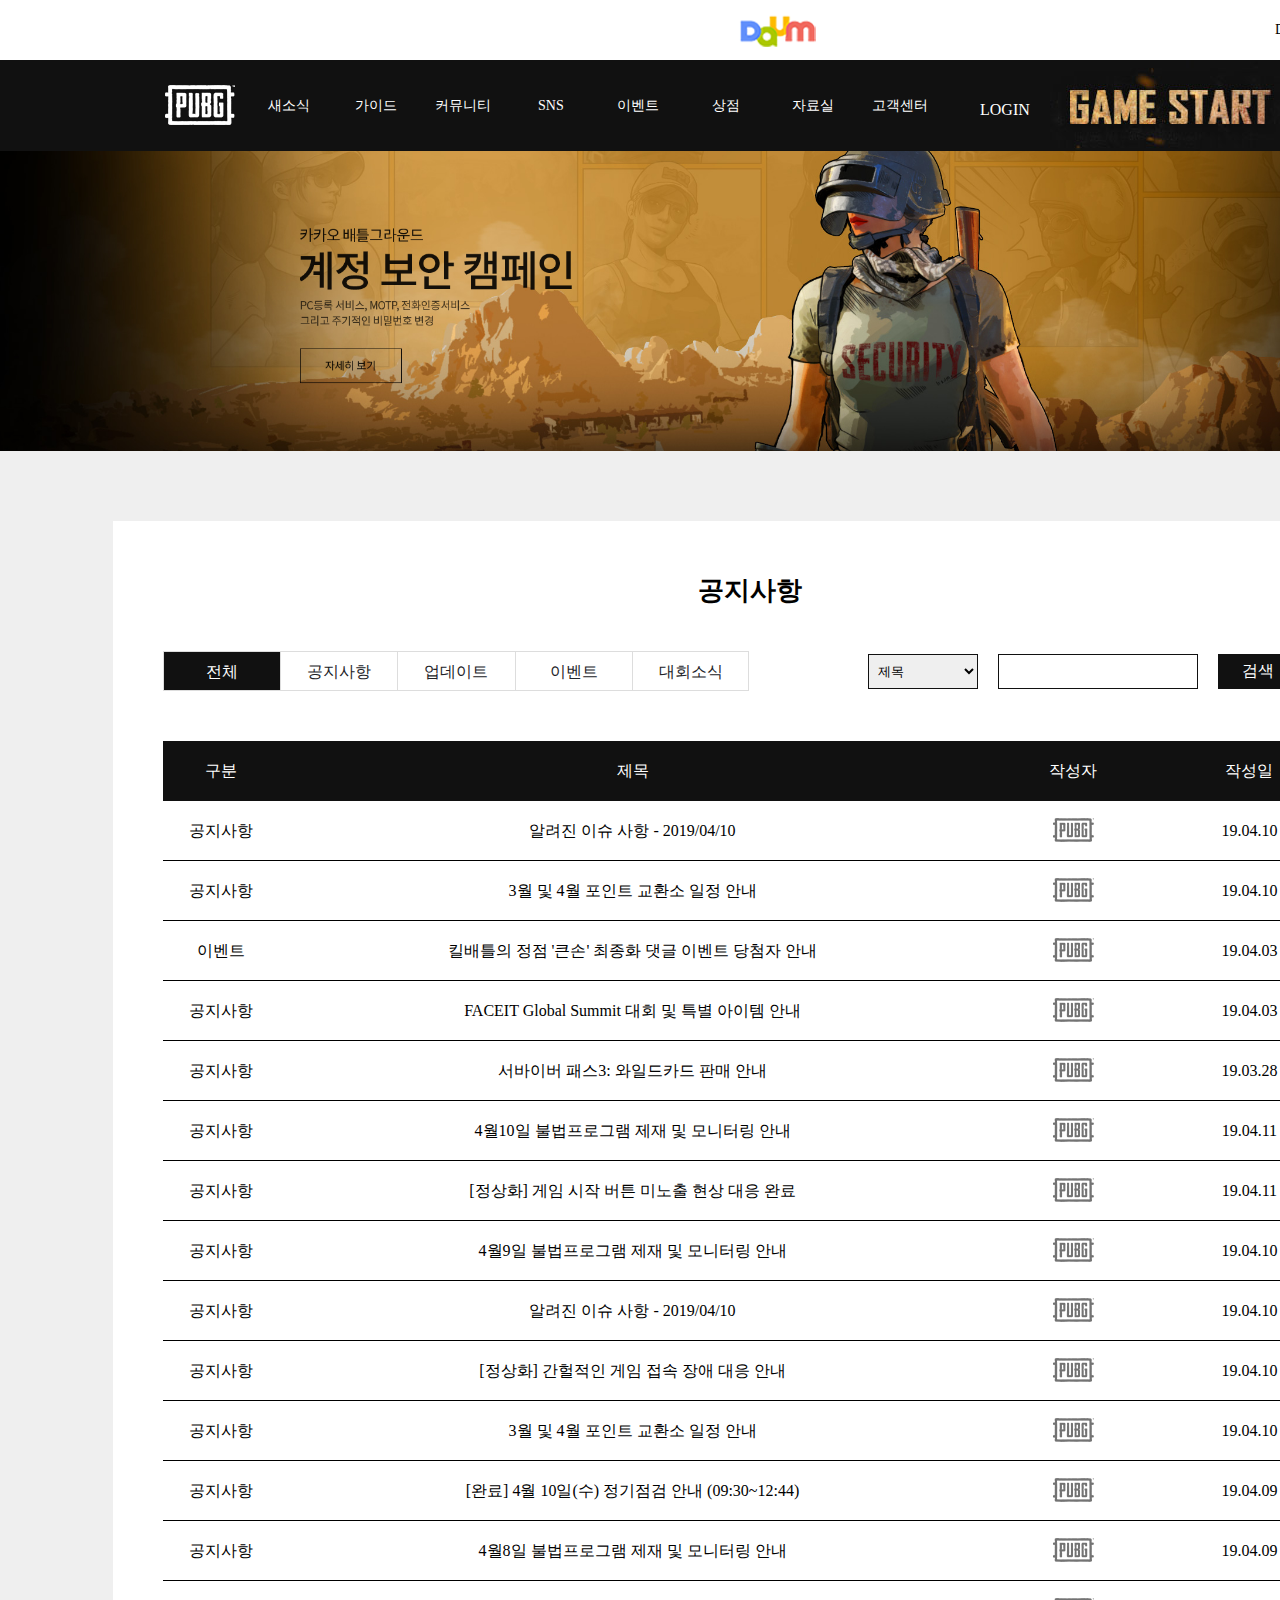
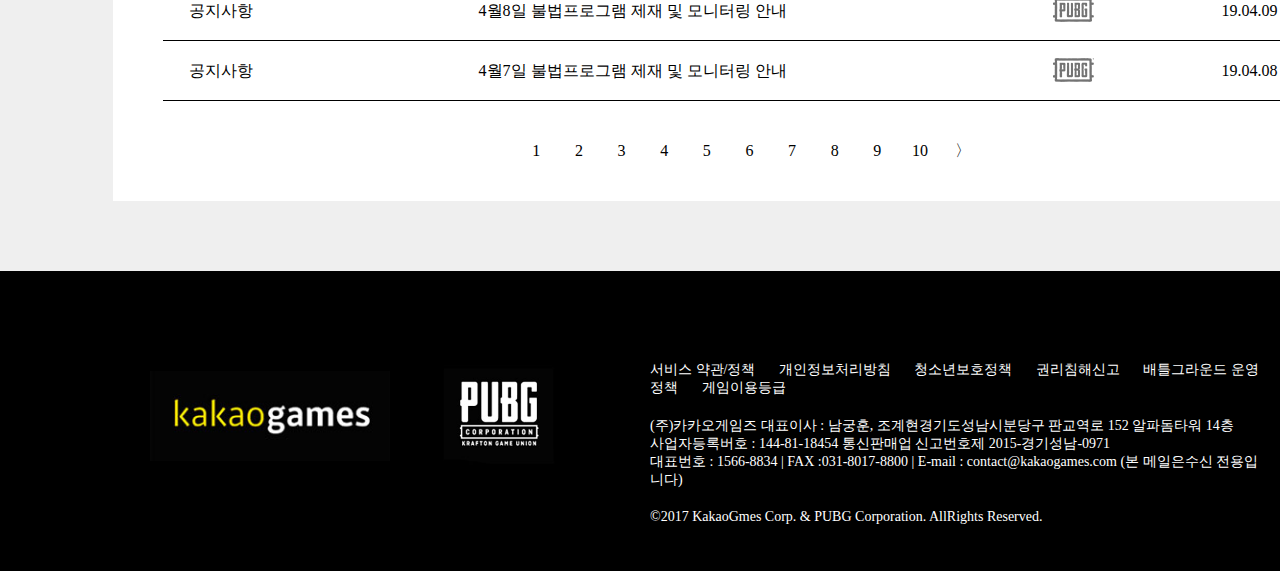
<file: battle_notice.html>
<!DOCTYPE html>
<html lang="en">
<head>
    <meta charset="UTF-8">
    <meta name="viewport" content="width=device-width, initial-scale=1.0">
    <meta http-equiv="X-UA-Compatible" content="ie=edge">
    <link rel="stylesheet" href="css/notice.css">
    <link rel="stylesheet" href="css/battle_header_footer.css">
    <link rel="shortcut icon" href="img/untitled_1_n5o_icon.ico">
    <script src="https://code.jquery.com/jquery-1.12.4.min.js"></script>
    <script src="js/notice.js"></script>
    <script src="js/battle_menu_slide.js"></script>
    <script src="js/media_fade.js"></script>
    <title>배틀그라운드 | Daum 게임</title>
</head>
<body>
    <div class="wrap">
        <div class="top">
            <div class="daum_logo fl">
                <a href="index.html">
                    <img src="img/20170315064553027.png" alt="">
                </a>
            </div>
            <div class="join fr">
                <p>Daum 홈페이지 이동</p>
                <p>회원가입</p>
            </div>
        </div>
        <div class="header">
            <div class="header_size">
            <div class="logo fl">
                <a href="index.html">
                    <img src="img/logo_pubg.png" alt="로고">
                </a>
            </div>
            <ul class="menu fl">
                <li class="main_menu menu1">
                    <a href="battle_notice.html">새소식</a>
                    <ul class="sub_menu">
                        <li><a href="battle_notice.html">공지사항</a></li>
                        <li><a href="battle_notice.html">업데이트</a></li>
                        <li><a href="battle_notice.html">GM소식</a></li>
                        <li><a href="battle_notice.html">대회소식</a></li>
                    </ul>
                </li>
                <li class="main_menu menu2">
                    <a href="battle_media.html">가이드</a>
                    <ul class="sub_menu">
                        <li><a href="battle_media.html">게임 가이드</a></li>
                        <li><a href="battle_media.html">지도 정보/공략</a></li>
                        <li><a href="battle_media.html">아이템 DB</a></li>
                        <li><a href="battle_media.html">의상 스킨</a></li>
                    </ul>
                </li>
                <li class="main_menu menu3">
                    <a href="battle_notice.html">커뮤니티</a>
                    <ul class="sub_menu">
                        <li><a href="battle_notice.html">플레이어 게시판</a></li>
                        <li><a href="battle_notice.html">미디어 게시판</a></li>
                        <li><a href="battle_notice.html">DUO/SQUAD모집</a></li>
                    </ul>
                </li>
                <li class="main_menu menu4">
                    <a href="battle_media.html">SNS</a>
                    <ul class="sub_menu">
                        <li><a href="battle_media.html">디스코드</a></li>
                        <li><a href="battle_media.html">페이스북</a></li>
                        <li><a href="battle_media.html">유튜브</a></li>
                    </ul>
                </li>
                <li class="main_menu menu5">
                    <a href="battle_notice.html">이벤트</a>
                    <ul class="sub_menu">
                        <li><a href="battle_notice.html">이벤트</a></li>
                        <li><a href="battle_notice.html">포인트 교환소</a></li>
                    </ul>
                </li>
                <li class="main_menu menu6">
                    <a href="battle_media.html">상점</a>
                    <ul class="sub_menu">
                        <li><a href="battle_media.html">게임구매</a></li>
                    </ul>
                </li>
                <li class="main_menu menu7">
                    <a href="battle_notice.html">자료실</a>
                    <ul class="sub_menu">
                        <li><a href="battle_media.html">다운로드</a></li>
                    </ul>
                </li>
                <li class="main_menu menu8">
                    <a href="battle_media.html">고객센터</a>
                    <ul class="sub_menu">
                        <li><a href="battle_media.html">고객센터</a></li>
                        <li><a href="battle_media.html">신고센터</a></li>
                        <li><a href="battle_media.html">보안센터</a></li>
                    </ul>
                </li>
                <div class="fake_sub"></div>
            </ul>
            <div class="header_login fr">
                <p><a href="#">LOGIN</a></p>
                <p class="game_start"><a href="#">
                </a></p>
            </div>
        </div>
        </div>
        <div class="main_img">
            <div class="img img1">
                <div class="img_text">
                    <img src="img/15474359691224-main_pc_banner_txt.png" alt="">
                </div>
            </div>
            <div class="img img2">
                <div class="img_text">
                    <img src="img/155237580796532-01_txt.png" alt="">
                </div>
            </div>
            <div class="img img3">
                <div class="img_text">
                    <img src="img/04_txt.png" alt="">
                </div>
            </div>
            <div class="img img4">
                <div class="img_text">
                    <img src="img/155376572502280-main_pc_banner_txt1.png" alt="">
                </div>
            </div>
            <div class="img img5">
                <div class="img_text">
                    <img src="img/155436662242351-main_pc_banner_txt1.png" alt="">
                </div>
            </div>
            <div class="img img6">
                <div class="img_text">
                    <img src="img/155364974429624-main_pc_banner_txt1.png" alt="">
                </div>
            </div>
        </div>
        <div class="media_g">
            <h2>공지사항</h2>
            <div class="media_g_top">
                <div class="m_t_title fl">
                    <p id="media_total">
                        <a href="#">전체</a>
                    </p>
                    <p id="media_best">
                        <a href="#">공지사항</a>
                    </p>
                    <p id="media_screen">
                        <a href="#">업데이트</a>
                    </p>
                    <p id="media_video">
                        <a href="#">이벤트</a>
                    </p>
                    <p id="media_comp">
                        <a href="#">대회소식</a>
                    </p>
                </div>
                <div class="m_t_search fr">
                    <div class="search1 fl">
                        <select name="" id="">
                            <option>제목</option>
                            <option>제목 + 본문</option>
                            <option>작성자</option>
                        </select>
                    </div>
                    <div class="search2 fl">
                        <input type="search">
                    </div>
                    <button>검색</button>
                </div>
            </div>
            <div class="section_title">
                <p>구분</p>
                <p>제목</p>
                <p>작성자</p>
                <p>작성일</p>
            </div>
            <div class="section_wrap_1">
                <div class="section_line">
                    <p>공지사항</p>
                    <p>알려진 이슈 사항 - 2019/04/10</p>
                    <p class="section_line_img">
                        <img src="img/gm_writer.png" alt="">
                    </p>
                    <p>19.04.10</p>
                </div>
                <div class="section_line">
                    <p>공지사항</p>
                    <p>3월 및 4월 포인트 교환소 일정 안내</p>
                    <p class="section_line_img">
                        <img src="img/gm_writer.png" alt="">
                    </p>
                    <p>19.04.10</p>
                </div>
                <div class="section_line">
                    <p>이벤트</p>
                    <p>킬배틀의 정점 '큰손' 최종화 댓글 이벤트 당첨자 안내</p>
                    <p class="section_line_img">
                        <img src="img/gm_writer.png" alt="">
                    </p>
                    <p>19.04.03</p>
                </div>
                <div class="section_line">
                    <p>공지사항</p>
                    <p>FACEIT Global Summit 대회 및 특별 아이템 안내</p>
                    <p class="section_line_img">
                        <img src="img/gm_writer.png" alt="">
                    </p>
                    <p>19.04.03</p>
                </div>
                <div class="section_line">
                    <p>공지사항</p>
                    <p>서바이버 패스3: 와일드카드 판매 안내</p>
                    <p class="section_line_img">
                        <img src="img/gm_writer.png" alt="">
                    </p>
                    <p>19.03.28</p>
                </div>
                <div class="section_line">
                    <p>공지사항</p>
                    <p>4월10일 불법프로그램 제재 및 모니터링 안내</p>
                    <p class="section_line_img">
                        <img src="img/gm_writer.png" alt="">
                    </p>
                    <p>19.04.11 </p>
                </div>
                <div class="section_line">
                    <p>공지사항</p>
                    <p>[정상화] 게임 시작 버튼 미노출 현상 대응 완료</p>
                    <p class="section_line_img">
                        <img src="img/gm_writer.png" alt="">
                    </p>
                    <p>19.04.11</p>
                </div>
                <div class="section_line">
                    <p>공지사항</p>
                    <p>4월9일 불법프로그램 제재 및 모니터링 안내</p>
                    <p class="section_line_img">
                        <img src="img/gm_writer.png" alt="">
                    </p>
                    <p>19.04.10</p>
                </div>
                <div class="section_line">
                    <p>공지사항</p>
                    <p>알려진 이슈 사항 - 2019/04/10</p>
                    <p class="section_line_img">
                        <img src="img/gm_writer.png" alt="">
                    </p>
                    <p>19.04.10</p>
                </div>
                <div class="section_line">
                    <p>공지사항</p>
                    <p>[정상화] 간헐적인 게임 접속 장애 대응 안내</p>
                    <p class="section_line_img">
                        <img src="img/gm_writer.png" alt="">
                    </p>
                    <p>19.04.10</p>
                </div>
                <div class="section_line">
                    <p>공지사항</p>
                    <p>3월 및 4월 포인트 교환소 일정 안내</p>
                    <p class="section_line_img">
                        <img src="img/gm_writer.png" alt="">
                    </p>
                    <p>19.04.10</p>
                </div>
                <div class="section_line">
                    <p>공지사항</p>
                    <p>[완료] 4월 10일(수) 정기점검 안내 (09:30~12:44)</p>
                    <p class="section_line_img">
                        <img src="img/gm_writer.png" alt="">
                    </p>
                    <p>19.04.09</p>
                </div>
                <div class="section_line">
                    <p>공지사항</p>
                    <p>4월8일 불법프로그램 제재 및 모니터링 안내</p>
                    <p class="section_line_img">
                        <img src="img/gm_writer.png" alt="">
                    </p>
                    <p>19.04.09</p>
                </div>
                <div class="section_line">
                    <p>공지사항</p>
                    <p>4월8일 불법프로그램 제재 및 모니터링 안내</p>
                    <p class="section_line_img">
                        <img src="img/gm_writer.png" alt="">
                    </p>
                    <p>19.04.09</p>
                </div>
                <div class="section_line">
                    <p>공지사항</p>
                    <p>4월7일 불법프로그램 제재 및 모니터링 안내</p>
                    <p class="section_line_img">
                        <img src="img/gm_writer.png" alt="">
                    </p>
                    <p>19.04.08</p>
                </div>
                <div class="section_num">
                    <p>1</p>
                    <p>2</p>
                    <p>3</p>
                    <p>4</p>
                    <p>5</p>
                    <p>6</p>
                    <p>7</p>
                    <p>8</p>
                    <p>9</p>
                    <p>10</p>
                    <p>〉</p>
                </div>
            </div> <!-- section_wrap_1 -->
            
            <div class="section_wrap_2">
                <div class="section_line">
                    <p>공지사항</p>
                    <p>알려진 이슈 사항 - 2019/04/10</p>
                    <p class="section_line_img">
                        <img src="img/gm_writer.png" alt="">
                    </p>
                    <p>19.04.10</p>
                </div>
                <div class="section_line">
                    <p>공지사항</p>
                    <p>3월 및 4월 포인트 교환소 일정 안내</p>
                    <p class="section_line_img">
                        <img src="img/gm_writer.png" alt="">
                    </p>
                    <p>19.04.10</p>
                </div>
                <div class="section_line">
                    <p>공지사항</p>
                    <p>FACEIT Global Summit 대회 및 특별 아이템 안내</p>
                    <p class="section_line_img">
                        <img src="img/gm_writer.png" alt="">
                    </p>
                    <p>19.04.03</p>
                </div>
                <div class="section_line">
                    <p>공지사항</p>
                    <p>서바이버 패스3: 와일드카드 판매 안내</p>
                    <p class="section_line_img">
                        <img src="img/gm_writer.png" alt="">
                    </p>
                    <p>19.03.28</p>
                </div>
                <div class="section_line">
                    <p>공지사항</p>
                    <p>가상사설망(VPN) 일명 ‘지피방’ 조사에 대한 안내</p>
                    <p class="section_line_img">
                        <img src="img/gm_writer.png" alt="">
                    </p>
                    <p>17.12.20 </p>
                </div>
                <div class="section_line">
                    <p>공지사항</p>
                    <p>4월11일 불법프로그램 제재 및 모니터링 안내 새글</p>
                    <p class="section_line_img">
                        <img src="img/gm_writer.png" alt="">
                    </p>
                    <p>14:27</p>
                </div>
                <div class="section_line">
                    <p>공지사항</p>
                    <p>4월10일 불법프로그램 제재 및 모니터링 안내 새글</p>
                    <p class="section_line_img">
                        <img src="img/gm_writer.png" alt="">
                    </p>
                    <p>19.04.11</p>
                </div>
                <div class="section_line">
                    <p>공지사항</p>
                    <p>[정상화] 게임 시작 버튼 미노출 현상 대응 완료</p>
                    <p class="section_line_img">
                        <img src="img/gm_writer.png" alt="">
                    </p>
                    <p>19.04.11</p>
                </div>
                <div class="section_line">
                    <p>공지사항</p>
                    <p>4월9일 불법프로그램 제재 및 모니터링 안내</p>
                    <p class="section_line_img">
                        <img src="img/gm_writer.png" alt="">
                    </p>
                    <p>19.04.10</p>
                </div>
               
                <div class="section_line">
                    <p>공지사항</p>
                    <p>알려진 이슈 사항 - 2019/04/10</p>
                    <p class="section_line_img">
                        <img src="img/gm_writer.png" alt="">
                    </p>
                    <p>19.04.10</p>
                </div>
                <div class="section_line">
                    <p>공지사항</p>
                    <p>[정상화] 간헐적인 게임 접속 장애 대응 안내</p>
                    <p class="section_line_img">
                        <img src="img/gm_writer.png" alt="">
                    </p>
                    <p>19.04.10</p>
                </div>
                <div class="section_line">
                    <p>공지사항</p>
                    <p>3월 및 4월 포인트 교환소 일정 안내</p>
                    <p class="section_line_img">
                        <img src="img/gm_writer.png" alt="">
                    </p>
                    <p>19.04.10</p>
                </div>
                <div class="section_line">
                    <p>공지사항</p>
                    <p>[완료] 4월 10일(수) 정기점검 안내 (09:30~12:44)</p>
                    <p class="section_line_img">
                        <img src="img/gm_writer.png" alt="">
                    </p>
                    <p>19.04.09</p>
                </div>
                <div class="section_line">
                    <p>공지사항</p>
                    <p>4월8일 불법프로그램 제재 및 모니터링 안내</p>
                    <p class="section_line_img">
                        <img src="img/gm_writer.png" alt="">
                    </p>
                    <p>19.04.09</p>
                </div>
                <div class="section_line">
                    <p>공지사항</p>
                    <p>SKT 휴대폰 본인확인 서비스 점검 안내</p>
                    <p class="section_line_img">
                        <img src="img/gm_writer.png" alt="">
                    </p>
                    <p>19.04.09</p>
                </div>
                <div class="section_num">
                    <p>1</p>
                    <p>2</p>
                    <p>3</p>
                    <p>4</p>
                    <p>5</p>
                    <p>6</p>
                    <p>7</p>
                    <p>8</p>
                    <p>9</p>
                    <p>10</p>
                    <p>〉</p>
                </div>
            </div><!-- section_wrap_2 -->
            
            <div class="section_wrap_3">
                <div class="section_line">
                    <p>업데이트</p>
                    <p>[추가/수정] 정식서비스(1.0 버전) 27차 업데이트 내역</p>
                    <p class="section_line_img">
                        <img src="img/gm_writer.png" alt="">
                    </p>
                    <p>19.03.20</p>
                </div>
                <div class="section_line">
                    <p>업데이트</p>
                    <p>[수정] 정식서비스(1.0 버전) 26차 업데이트 내역</p>
                    <p class="section_line_img">
                        <img src="img/gm_writer.png" alt="">
                    </p>
                    <p>19.02.20</p>
                </div>
                <div class="section_line">
                    <p>업데이트</p>
                    <p>[추가/수정] 정식서비스(1.0 버전) 25차 업데이트 내역</p>
                    <p class="section_line_img">
                        <img src="img/gm_writer.png" alt="">
                    </p>
                    <p>19.01.23</p>
                </div>
                <div class="section_line">
                    <p>업데이트</p>
                    <p>[수정] 정식서비스(1.0 버전) 24차 업데이트 내역</p>
                    <p class="section_line_img">
                        <img src="img/gm_writer.png" alt="">
                    </p>
                    <p>18.12.07</p>
                </div>
                <div class="section_line">
                    <p>업데이트</p>
                    <p>사용자 지정 매치 업데이트 내역</p>
                    <p class="section_line_img">
                        <img src="img/gm_writer.png" alt="">
                    </p>
                    <p>18.11.22</p>
                </div>
                <div class="section_line">
                    <p>업데이트</p>
                    <p>[추가] 정식서비스(1.0 버전) 23-1차 업데이트 내역</p>
                    <p class="section_line_img">
                        <img src="img/gm_writer.png" alt="">
                    </p>
                    <p>18.11.16</p>
                </div>
                <div class="section_line">
                    <p>업데이트</p>
                    <p>[추가/수정] 정식서비스(1.0 버전) 23차 업데이트 내역</p>
                    <p class="section_line_img">
                        <img src="img/gm_writer.png" alt="">
                    </p>
                    <p>18.10.18</p>
                </div>
                <div class="section_line">
                    <p>업데이트</p>
                    <p>[추가] 정식서비스(1.0 버전) 22차 업데이트 내역</p>
                    <p class="section_line_img">
                        <img src="img/gm_writer.png" alt="">
                    </p>
                    <p>18.09.20</p>
                </div>
                <div class="section_line">
                    <p>업데이트</p>
                    <p>[추가] 정식서비스(1.0 버전) 21차 업데이트 내역</p>
                    <p class="section_line_img">
                        <img src="img/gm_writer.png" alt="">
                    </p>
                    <p>18.09.06</p>
                </div>
                
                <div class="section_line">
                    <p>업데이트</p>
                    <p>[추가/수정] 정식서비스(1.0 버전) 20차 업데이트 내역</p>
                    <p class="section_line_img">
                        <img src="img/gm_writer.png" alt="">
                    </p>
                    <p>18.08.16</p>
                </div>
                <div class="section_line">
                    <p>업데이트</p>
                    <p>정식서비스(1.0 버전) 19차 업데이트 내역</p>
                    <p class="section_line_img">
                        <img src="img/gm_writer.png" alt="">
                    </p>
                    <p>18.08.02</p>
                </div>
                <div class="section_line">
                    <p>업데이트</p>
                    <p>정식서비스(1.0 버전) 18차 업데이트 내역</p>
                    <p class="section_line_img">
                        <img src="img/gm_writer.png" alt="">
                    </p>
                    <p>18.07.17</p>
                </div>
                <div class="section_line">
                    <p>업데이트</p>
                    <p>정식서비스(1.0 버전) 17-1차 업데이트 내역</p>
                    <p class="section_line_img">
                        <img src="img/gm_writer.png" alt="">
                    </p>
                    <p>18.07.11</p>
                </div>
                <div class="section_line">
                    <p>업데이트</p>
                    <p>정식서비스(1.0 버전) 17차 업데이트 내역</p>
                    <p class="section_line_img">
                        <img src="img/gm_writer.png" alt="">
                    </p>
                    <p>18.07.04</p>
                </div>
                <div class="section_line">
                    <p>업데이트</p>
                    <p>정식서비스(1.0 버전) 16차 업데이트 내역</p>
                    <p class="section_line_img">
                        <img src="img/gm_writer.png" alt="">
                    </p>
                    <p>18.06.27</p>
                </div>
                <div class="section_num">
                    <p>1</p>
                    <p>2</p>
                    <p>3</p>
                    <p>4</p>
                    <p>5</p>
                    <p>6</p>
                    <p>7</p>
                    <p>8</p>
                    <p>9</p>
                    <p>10</p>
                    <p>〉</p>
                </div>
            </div><!-- section_wrap_3 -->       
            
            <div class="section_wrap_4">
                <div class="section_line">
                    <p>이벤트</p>
                    <p>킬배틀의 정점 '큰손' 최종화 댓글 이벤트 당첨자 안내</p>
                    <p class="section_line_img">
                        <img src="img/gm_writer.png" alt="">
                    </p>
                    <p>19.04.03</p>
                </div>
                <div class="section_line">
                    <p>이벤트</p>
                    <p>킬배틀의 정점 '큰손' 설문 참여 이벤트 당첨자 안내</p>
                    <p class="section_line_img">
                        <img src="img/gm_writer.png" alt="">
                    </p>
                    <p>19.04.04</p>
                </div>
                <div class="section_line">
                    <p>이벤트</p>
                    <p>킬배틀의 정점 '큰손' 최종화 댓글 이벤트 당첨자 안내</p>
                    <p class="section_line_img">
                        <img src="img/gm_writer.png" alt="">
                    </p>
                    <p>19.04.03</p>
                </div>
                <div class="section_line">
                    <p>이벤트</p>
                    <p>킬배틀의 정점 '큰손' 2화 댓글 이벤트 당참자 안내</p>
                    <p class="section_line_img">
                        <img src="img/gm_writer.png" alt="">
                    </p>
                    <p>19.03.27</p>
                </div>
                <div class="section_line">
                    <p>이벤트</p>
                    <p>킬배틀의 정점 '큰손' 1화 댓글 이벤트 당첨자 안내</p>
                    <p class="section_line_img">
                        <img src="img/gm_writer.png" alt="">
                    </p>
                    <p>18.03.20</p>
                </div>
                <div class="section_line">
                    <p>이벤트</p>
                    <p>2월 포인트 교환소 응모경품 당첨자 발표</p>
                    <p class="section_line_img">
                        <img src="img/gm_writer.png" alt="">
                    </p>
                    <p>18.03.19</p>
                </div>
                <div class="section_line">
                    <p>이벤트</p>
                    <p>운영자 주최 이벤트 매치 당첨자 안내</p>
                    <p class="section_line_img">
                        <img src="img/gm_writer.png" alt="">
                    </p>
                    <p>19.03.19</p>
                </div>
                <div class="section_line">
                    <p>이벤트</p>
                    <p>Best Hot Clip #27 당첨자</p>
                    <p class="section_line_img">
                        <img src="img/gm_writer.png" alt="">
                    </p>
                    <p>19.03.14</p>
                </div>
                <div class="section_line">
                    <p>이벤트</p>
                    <p>3월! 비켄디 신차 인증 이벤트 당첨자 발표</p>
                    <p class="section_line_img">
                        <img src="img/gm_writer.png" alt="">
                    </p>
                    <p>19.03.12</p>
                </div>
                
                <div class="section_line">
                    <p>이벤트</p>
                    <p>배틀그라운드에도 봄이 왔나 봄 이벤트 당첨자 발표</p>
                    <p class="section_line_img">
                        <img src="img/gm_writer.png" alt="">
                    </p>
                    <p>19.03.05</p>
                </div>
                <div class="section_line">
                    <p>이벤트</p>
                    <p>Best Hot Clip #26 당첨자</p>
                    <p class="section_line_img">
                        <img src="img/gm_writer.png" alt="">
                    </p>
                    <p>19.02.21</p>
                </div>
                <div class="section_line">
                    <p>이벤트</p>
                    <p>Best Hot Clip #25 당첨자</p>
                    <p class="section_line_img">
                        <img src="img/gm_writer.png" alt="">
                    </p>
                    <p>19.02.14</p>
                </div>
                <div class="section_line">
                    <p>이벤트</p>
                    <p>보안 서비스 사용 이벤트 당첨자 발표</p>
                    <p class="section_line_img">
                        <img src="img/gm_writer.png" alt="">
                    </p>
                    <p>19.02.14</p>
                </div>
                <div class="section_line">
                    <p>이벤트</p>
                    <p>설 맞이 새해 덕담 이벤트 당첨자 발표</p>
                    <p class="section_line_img">
                        <img src="img/gm_writer.png" alt="">
                    </p>
                    <p>19.02.11</p>
                </div>
                <div class="section_line">
                    <p>이벤트</p>
                    <p>생존의 달인 이벤트 당첨자 발표</p>
                    <p class="section_line_img">
                        <img src="img/gm_writer.png" alt="">
                    </p>
                    <p>19.02.07</p>
                </div>
                <div class="section_num">
                    <p>1</p>
                    <p>2</p>
                    <p>3</p>
                    <p>4</p>
                    <p>5</p>
                    <p>6</p>
                    <p>7</p>
                    <p>8</p>
                    <p>9</p>
                    <p>10</p>
                    <p>〉</p>
                </div>
            </div><!-- section_wrap_4 -->                    

            <div class="section_wrap_5">
                <div class="section_line">
                    <p>대회소식</p>
                    <p>[PKL] 2019 PKL Phase1 종료! FACEIT 한국 출전 팀 안내</p>
                    <p class="section_line_img">
                        <img src="img/gm_writer.png" alt="">
                    </p>
                    <p>19.03.26</p>
                </div>
                <div class="section_line">
                    <p>대회소식</p>
                    <p>2019 인텔 PKC Phase 1 간단히 알아보기!ㄴ</p>
                    <p class="section_line_img">
                        <img src="img/gm_writer.png" alt="">
                    </p>
                    <p>19.02.18</p>
                </div>
                <div class="section_line">
                    <p>대회소식</p>
                    <p>2019 HOT6 PUBG KOREA LEAGUE Phase1 개막 안내</p>
                    <p class="section_line_img">
                        <img src="img/gm_writer.png" alt="">
                    </p>
                    <p>19.02.11</p>
                </div>
                <div class="section_line">
                    <p>대회소식</p>
                    <p>2019 PKL Phase1 조 지명식</p>
                    <p class="section_line_img">
                        <img src="img/gm_writer.png" alt="">
                    </p>
                    <p>19.01.30</p>
                </div>
                <div class="section_line">
                    <p>대회소식</p>
                    <p>PKL Phase1 및 조 지명식 & PKC Phase1 안내</p>
                    <p class="section_line_img">
                        <img src="img/gm_writer.png" alt="">
                    </p>
                    <p>18.01.28</p>
                </div>
                <div class="section_line">
                    <p>대회소식</p>
                    <p>PUBG ASIA INVITATIONAL 2019 (PAI)</p>
                    <p class="section_line_img">
                        <img src="img/gm_writer.png" alt="">
                    </p>
                    <p>19.01.03</p>
                </div>
                <div class="section_line">
                    <p>대회소식</p>
                    <p>PUBG KOREA LEAGUE 2018 #2 결승전 안내</p>
                    <p class="section_line_img">
                        <img src="img/gm_writer.png" alt="">
                    </p>
                    <p>18.11.12</p>
                </div>
                <div class="section_line">
                    <p>대회소식</p>
                    <p>KT 10 GiGA internet PUBG KOREA LEAGUE 2018 #2</p>
                    <p class="section_line_img">
                        <img src="img/gm_writer.png" alt="">
                    </p>
                    <p>18.09.21</p>
                </div>
                <div class="section_line">
                    <p>대회소식</p>
                    <p>PUBG KOREA LEAGUE 2018 #2 마지막 탑승 팀은 누구?</p>
                    <p class="section_line_img">
                        <img src="img/gm_writer.png" alt="">
                    </p>
                    <p>18.09.07</p>
                </div>
                
                <div class="section_line">
                    <p>대회소식</p>
                    <p>OGN SUPERMATCH SEOUL CUP</p>
                    <p class="section_line_img">
                        <img src="img/gm_writer.png" alt="">
                    </p>
                    <p>18.08.24</p>
                </div>
                <div class="section_line">
                    <p>대회소식</p>
                    <p>PUBG 글로벌 e스포츠 대회 생중계 안내</p>
                    <p class="section_line_img">
                        <img src="img/gm_writer.png" alt="">
                    </p>
                    <p>18.07.11</p>
                </div>
                <div class="section_line">
                    <p>대회소식</p>
                    <p>OGN PSS 2018 시즌2 결승전</p>
                    <p class="section_line_img">
                        <img src="img/gm_writer.png" alt="">
                    </p>
                    <p>18.07.04</p>
                </div>
                <div class="section_line">
                    <p>대회소식</p>
                    <p>AfreecaTV APL 2018 시즌2 FINALS</p>
                    <p class="section_line_img">
                        <img src="img/gm_writer.png" alt="">
                    </p>
                    <p>18.06.26</p>
                </div>
                <div class="section_line">
                    <p>대회소식</p>
                    <p>AfreecaTV APL 2018 시즌2</p>
                    <p class="section_line_img">
                        <img src="img/gm_writer.png" alt="">
                    </p>
                    <p>18.06.14</p>
                </div>
                <div class="section_line">
                    <p>대회소식</p>
                    <p>SPOTV PWM 2018</p>
                    <p class="section_line_img">
                        <img src="img/gm_writer.png" alt="">
                    </p>
                    <p>18.06.14</p>
                </div>
                <div class="section_num">
                    <p>1</p>
                    <p>2</p>
                    <p>3</p>
                    <p>4</p>
                    <p>5</p>
                    <p>6</p>
                    <p>7</p>
                    <p>8</p>
                    <p>9</p>
                    <p>10</p>
                    <p>〉</p>
                </div>
            </div><!-- section_wrap_5 -->            
        </div>                
        
        <div class="footer">
            <div class="footer_size">
                <div class="f_img1 fl">
                </div>
                <div class="f_img2 fl">
                </div>
                <div class="f_info fl">
                    <p>
                        <span>서비스 약관/정책</span>
                        <span>개인정보처리방침</span>
                        <span>청소년보호정책</span>
                        <span>권리침해신고</span>
                        <span>배틀그라운드 운영정책</span>
                        <span>게임이용등급</span>
                    </p>
                    <div class="f_info_t">
                        <p>(주)카카오게임즈 대표이사 : 남궁훈, 조계현경기도성남시분당구 판교역로 152 알파돔타워 14층</p>
                        <p>사업자등록버호 : 144-81-18454 통신판매업 신고번호제 2015-경기성남-0971</p>
                        <p>대표번호 : 1566-8834 | FAX :031-8017-8800 | E-mail : contact@kakaogames.com (본 메일은수신 전용입니다)</p>
                    </div>
                    <p>
                        &copy;2017 KakaoGmes Corp. & PUBG Corporation. AllRights Reserved.
                    </p>
                </div>
            </div>
        </div>
        </div>
    </div>
</body>
</html>
</file>
<file: css/battle.css>
/* modal */
.modal{width:250px; height:250px; background:url('../img/modal1.png'); border:2px solid #111; border-radius: 250px; position: fixed; top:60%; right:20%; z-index: 999;}
#btn_c_modal{width:40px; height:40px; background:rgba(0,0,0,0.7); border-radius:40px; font-size:20px; color:#fff; position: fixed; top:80%; right:20%; z-index: 1000;}

/* main_img */
.main_img{width:100%; height:700px; position: relative;}

.img{display: none; width:100%; height:100%; position: absolute; top:0; left:0;}
.img1{background:url('../img/154743595597819-main_pc_banner_2560_bg.jpg') center / cover;}
.img2{background:url('../img/15524455148575-01_bg.jpg') center / cover;}
.img3{background:url('../img/04_bg.jpg') center / cover;}
.img4{background:url('../img/155376571421886-main_pc_banner_2560_bg.jpg') center / cover;}
.img5{background:url('../img/155436661445546-main_pc_banner_2560_bg.jpg') center / cover;}
.img6{background:url('../img/155408613247397-main_pc_banner_2560_bg.jpg') center / cover;}

.img_text{width:80%; height:100%; margin:auto;}
.img_text img{position: absolute; top:50%; transform:translateY(-50%);}

.main_nav{width:80%; height:70px; line-height: 70px; background:#efefef; position: relative;}
.main_nav p{width:calc(((100% - 60px) / 6) - 0.1px); text-align: center; float:left;}
.main_nav p:hover a{color:gold;}
.main_nav_size{width:100%; height:100%; background:#111; position: absolute; top:-50%; left:10%; z-index: 99;}

#btn_left,#btn_right{width:30px; height:100%; color:#fff; font-size:30px;}

/* contents */
.comunity,.contents{width:80%; height:450px; margin:100px auto;}
.coll,.gall,.com,.notice,.gm,.update{width:calc(((100% - 60px) / 4) - 0.1px); height:calc((100% - 50px) - 0.1px); margin-right:20px; background:#fff; color:#111; float:left;}
.coll,.com{margin-right:0;}
.contents_title{width:100%; height:50px; line-height: 50px;}
.contents_title h3{width:calc(((100% - 60px) / 4) - 0.1px); height:100%; padding:0 10px 0 20px; margin-right:20px; float:left;}
.contents_title h3 span{color:rgb(179, 177, 177); float:right;}
.contents_title h3:last-child{margin-right:0;}
.contents_title h3:hover span{color:#111;}

/* update */
.update{line-height: 30px;}
.update_img{width:100%; height:200px; background:url('../img/155307091711445-main.jpg'); background-size:cover;}
.update_t{width:100%; height:200px; padding:30px;}

/* notice */
.notice{padding:30px 20px;}
.notice_title{width:70%; height:30px; line-height: 30px; padding-left:10px; font-size:14px; text-overflow: ellipsis; white-space: nowrap; overflow: hidden; float:left;}
.notice_date{display: block; width:30%; height:30px; line-height: 30px; font-size:14px; text-align: center; float:left; white-space: nowrap; text-overflow:ellipsis; overflow: hidden;}
.notice_w{height:30px; margin-bottom:10px;}
.notice_w:nth-child(1),.notice_w:nth-child(2),.notice_w:nth-child(3),.notice_w:nth-child(4){background:#efefef;}
.notice_w:hover{font-weight: bold;}

/* gm */
.gm{background:url('../img/gm.jpg') center / cover;}

/* com */
.com{position: relative; overflow: hidden;}
.com_img{width:100%; height:100%; position: absolute; top:0; left:100%;}
.com_img1{background:url('../img/com.jpg') center; background-size:cover;}
.com_img2{background:url('../img/com_1.jpg'); background-size:cover;}
.com_img3{background:url('../img/com_2.jpg'); background-size:cover;}
.com_img4{background:url('../img/com_3.jpg'); background-size:cover;}
.com_img5{background:url('../img/com_4.jpg'); background-size:cover;}

/* youtube */
.youtube{width:100%; height:600px; padding:110px 0 0 0 ; margin:0 auto 100px; background:url('../img/155307370073040-faceit.jpg'); position: relative;}
.youtube_size h3{width:100%; height:50px; line-height: 50px; padding-left:50px; font-size:22px; color:#ddd; font-weight: normal;}
.youtube_size{width:80%; height:100%; margin:auto; position: relative; overflow: hidden;}
.youtu_box{width:100%; height:330px; position: absolute; top:40px; left:100%;}
.you1{left:0;}
.youtu{width:calc(((100% - 80px) / 5) - 0.1px); height:300px; margin-top:30px; margin-right:20px; float:left; overflow: hidden;}
.youtu:last-child{margin-right:0;}
#btn_you_right,#btn_you_left{font-size:50px; color:#ddd; position: absolute; top:50%; transform: translateY(-50%);}
#btn_you_left{left:100px;}
#btn_you_right{right:100px;}

/* map */
.map{width:calc((50% - 5px) - 0.1px); height:calc((50% - 5px) - 0.1px); margin-right:10px; margin-bottom:10px; opacity: .8; float:left; position: relative;}
.map p{font-size:18px;color:#fff; position: absolute; top:50%; left:50%; transform:translate(-50%, -50%);}
.map:hover{opacity: 1;}
.map2,.map4{margin-right:0;}
.map3,.map4{margin-bottom:0;}
.map1{background:url('../img/bg_map1_190110.png');}
.map2{background:url('../img/bg_map2_190110.png');}
.map3{background:url('../img/bg_map3_190110.png');}
.map4{background:url('../img/bg_map4.png');}

/* inven*/
.inven p{width:97%; height:28px; line-height: 23px; padding-left:10px; margin-bottom:10px; border-bottom:1px solid #ddd; font-size:15px; text-overflow: ellipsis; white-space: nowrap; overflow: hidden;}
.inven p:hover{font-weight: bold;}

/* gall */
.gall{overflow: hidden;}
.gall_t{width:100%; height: calc((100% - 250px) - 0.1px); padding:20px;}
.gall_t li{width:100%; height:30px; line-height: 30px; margin-left:20px; list-style: square;}
.gall_t li a{color:#111;}
.gall_t li a:hover{text-decoration: underline;}

/* coll */
.coll{padding:10px;}
.coll_line{width:100%; height:50px; margin-bottom:5px; border-top:1px solid #ddd; border-bottom:1px solid #ddd;}
.blue, .red{display:block; width:20%; height:50px; line-height: 50px; text-align: center; font-weight: bold; float:left;}
.blue{color:blue;}
.red{color:red;}
.coll_span{display:block; width:80%; height:50px; line-height: 50px; font-size:14px; text-overflow: ellipsis; white-space: nowrap; overflow: hidden; float:left;}
</file>
<file: css/battle_header_footer.css>
*{padding:0; margin:0; border:0; list-style: none;text-decoration: none; box-sizing: border-box; cursor: pointer; outline:none;}
a{color:#fff;}
.fl{float:left;}
.fr{float:right;}
.mg100{margin-top:100px;}

body{background:#efefef;}
.wrap{width:100%; max-width:1920px; min-width:1500px; margin:auto; height:auto; overflow: hidden;}

/* top */
.top{width:100%; height:60px; background:#fff;}

.logo{width:100px; height:91px; padding:25px 0; text-align: center;}
.daum_logo{width:85%; height:60px; text-align: center; padding-left:280px;}

.join{width:15%; height:60px; font-size:14px;}
.join p{float:left; line-height: 60px; margin-right:20px;}
.join p:hover{text-decoration: underline;}

/* header */
.header{width:100%; height:91px; background:#111; position: relative;}
.header_login{width:370px; height:100%;line-height:100px;}
.header_login p{float:left; margin-right:20px;}
.header_size,.footer_size{width:80%; min-width:1200px; height:100%; margin:auto;}

.fixed{position: fixed; top:0; left:0; z-index: 9999;}

.game_start{width:100%; max-width:248px; height:100%; margin-right:0; background:url('../img/img_start.jpg') no-repeat ; font-size:20px; overflow: hidden;}

/* main_menu */
.menu{width:60%; height:100%;}
.menu5{width:11.5%;}
.menu8{margin-right:0;}
.menu2,.menu3{width:14%;}
.menu4,.menu6,.menu7{width:7%;}

.main_menu{width:calc(((100% - 100px) / 8) - 0.1px); height:100%; line-height: 91px; margin-right:10px; background:#111;font-size:14px;text-align: center; position: relative; float:left;}

.sub_menu{display: none; width:100%; height:200px; line-height:50px; background:#111; font-size:15px; position: absolute; top:91px; left:0; z-index: 3;}

.fake_sub{display: none; width:100%; height:250px; background:#111; position: absolute; top:91px; left:0; z-index:2;}

/* footer */
.footer{width:100%; height:300px; background:#000; color:#fff;}

.f_img1{width:20%; background:url('../img/f_kakaogame.jpg') no-repeat; background-size:contain; margin-top:100px;}
.f_img2{width:10%; background:url('../img/f_logo.jpg') no-repeat; background-size:contain; margin-top:90px;}

.f_info{width:calc((70% - 150px) - 0.1px); padding:40px; margin:50px 0 0 0;}
.f_info_t{margin:20px 0;}
.f_info p span{margin-right:20px;}

.f_img1,.f_img2,.f_info{height:200px; margin-right:50px; font-size:14px;}
</file>
<file: css/media.css>
.main_img{width:100%; height:300px; position: relative;}

.img{width:100%; height:100%; position: absolute; top:0; left:0; display: none;}
.img1{background:url('../img/154743595597819-main_pc_banner_2560_bg.jpg') center / cover;}
.img2{background:url('../img/15524455148575-01_bg.jpg') center / cover;}
.img3{background:url('../img/04_bg.jpg') center / cover;}
.img4{background:url('../img/155376571421886-main_pc_banner_2560_bg.jpg') center / cover;}
.img5{background:url('../img/155436661445546-main_pc_banner_2560_bg.jpg') center / cover;}
.img6{background:url('../img/155408613247397-main_pc_banner_2560_bg.jpg') center / cover;}

.img_text{width:60%; height:100%; margin:auto;}
.img_text img{width:35%; position: absolute; top:50%; transform:translateY(-50%);}

.media_g{width:85%; height:auto; background:#fff; margin:70px auto; padding:30px 50px;}
.media_g h2{width:20%; height:80px; line-height:80px; padding:0 20px; margin:auto; font-size:26px; text-align: center;}
.media_g_top{width:100%; height:40px; line-height: 40px; margin-top:20px;}

#media_total:first-child{background:#111;}
#media_total:first-child a{color:#fff;}

.m_t_title{width:50%; height:100%;}
.m_t_title p{width:calc((100% / 4) - 0.1px); max-width:120px; height:100%; border:1px solid #ddd; border-right:0; text-align: center; float:left; }
.m_t_title p a{color:#222328;}
.m_t_title p:last-child{border-right:1px solid #ddd;}

.m_t_search{width:40%; height:35px;}
.m_t_search button{width:80px; height:35px; background:#111; color:#fff; font-size:16px; }

.search2 input{width:200px; height:35px; padding:5px 10px; border:1px solid #111;}
.search1 select{display: inline-block; width:110px; height:35px; padding-left:5px; border:1px solid #111;}
.search1,.search2{margin-right:20px;}

.section{width:95%; height:330px; margin:50px auto;}
.section_box{width:calc(((100% - 60px) / 4) - 0.1px); height:100%; margin-right:20px; border:1px solid #ddd; float:left; overflow: hidden;}
.section_box:last-child{margin-right:0;}
.section_box:hover .section_img{transform: scale(1.1); transition:all .3s;}

.section_wrap_4{display: block;}
.section_wrap_1,.section_wrap_2,.section_wrap_3,.section_wrap_4{display: none;}

.section_t{width:100%; height:100px; padding:5px 10px;}
.section_t p{width:calc((100% - 20px) - 0.1px); height:50px; line-height:50px; margin:auto; text-overflow: ellipsis; white-space: nowrap; overflow: hidden;}
.section_t_title{text-align: center;}
.section_t_title:hover{text-decoration: underline;}
.section_t_name{position: relative;}
.section_t_name span{display:inline-block; height:100%; font-size:14px; position: absolute; top:-5px; text-overflow: ellipsis; white-space: nowrap; overflow: hidden;}
.section_t_name span:first-child{width:60%; left:10px;}
.section_t_name span:last-child{width:40%; right:10px; text-align: right;}

.section_img{width:100%; height:200px; margin-top:30px;}

.section_img1{background:url('../img/d83b5185e4e2aff1.jpg')no-repeat center/ contain;}
.section_img2{background:url('https://img.youtube.com/vi/k8WdG7S3AKA/0.jpg')no-repeat center / contain;}
.section_img3{background:url('https://img.youtube.com/vi/5Er3yNOY8d4/0.jpg')no-repeat center/ contain;}
.section_img4{background:url('https://img.youtube.com/vi/_c6E3ZKoawo/0.jpg')no-repeat center/ contain;}
.section_img5{background:url('https://img.youtube.com/vi/siaDCdHzEjY/0.jpg')no-repeat center/ contain;}
.section_img6{background:url('https://img.youtube.com/vi/29DBI9fmkSA/0.jpg')no-repeat center/ contain;}
.section_img7{background:url('../img/9f947f77ac97f684.jpg') no-repeat center/ contain;}
.section_img8{background:url('https://img.youtube.com/vi/tjslVO4ZQuI/0.jpg') no-repeat center/ contain;}
.section_img9{background:url('https://img.youtube.com/vi/4RDXb8AAudY/0.jpg') no-repeat center/ contain;}
.section_img10{background:url('https://img.youtube.com/vi/hTwuMatSUTA/0.jpg') no-repeat center/ contain;}
.section_img11{background:url('../img/acme.jpg') no-repeat center / contain;}
.section_img12{background:url('https://img.youtube.com/vi/8x6GNngUOWI/0.jpg') no-repeat center/ contain;}
.section_img13{background:url('https://img.youtube.com/vi/sFTgakO8rtI/0.jpg') no-repeat center/ contain;}
.section_img14{background:url('https://img.youtube.com/vi/O65Q0Gn7Htk/0.jpg') no-repeat center/ contain;}
.section_img15{background:url('https://img.youtube.com/vi/J2lsIYRyOKE/0.jpg') no-repeat center/ contain;}
.section_img16{background:url('https://img.youtube.com/vi/5rq3dT3Md5M/0.jpg') no-repeat center/ contain;}
.section_img17{background:url('https://img.youtube.com/vi/c3zIGh7SViM/0.jpg') no-repeat center/ contain;}
.section_img18{background:url('https://img.youtube.com/vi/Bzsnf7DgczE/0.jpg') no-repeat center/ contain;}
.section_img19{background:url('https://img.youtube.com/vi/eg3js2HvGm8/0.jpg') no-repeat center/ contain;}
.section_img20{background:url('https://img.youtube.com/vi/J-JVzDLaHxI/0.jpg') no-repeat center/ contain;}

/* section_wrap_2 section_img line */
.section_img21{background:url('https://img.youtube.com/vi/NcndNR8EiPo/0.jpg')no-repeat center/ contain;}
.section_img22{background:url('https://img.youtube.com/vi/QJbTo6z9CkY/0.jpg')no-repeat center / contain;}
.section_img23{background:url('https://img.youtube.com/vi/RMN8Devog2U/0.jpg')no-repeat center/ contain;}
.section_img24{background:url('https://img.youtube.com/vi/_FHMpmfV4Cw/0.jpg')no-repeat center/ contain;}
.section_img25{background:url('https://img.youtube.com/vi/tk9rQwIzQkk/0.jpg')no-repeat center/ contain;}
.section_img26{background:url('https://img.youtube.com/vi/lakH0c4OX1U/0.jpg')no-repeat center/ contain;}
.section_img27{background:url('https://img.youtube.com/vi/Az-ZgyXTjaY/0.jpg') no-repeat center/ contain;}
.section_img28{background:url('https://img.youtube.com/vi/-gNNggLzUtM/0.jpg') no-repeat center/ contain;}
.section_img29{background:url('https://img.youtube.com/vi/XkHtgiupLT0/0.jpg') no-repeat center/ contain;}
.section_img30{background:url('https://img.youtube.com/vi/sb19qKfhZIs/0.jpg') no-repeat center/ contain;}
.section_im31{background:url('../img/2018-11-05-22-01-55.jpg') no-repeat center / contain;}
.section_img32{background:url('https://img.youtube.com/vi/9GBIsKwuWpE/0.jpg') no-repeat center/ contain;}
.section_img33{background:url('https://img.youtube.com/vi/TzmF_wkhWHg/0.jpg') no-repeat center/ contain;}
.section_img34{background:url('https://img.youtube.com/vi/Wlp2d6zuLDM/0.jpg') no-repeat center/ contain;}
.section_img35{background:url('https://img.youtube.com/vi/mwYti5HsXvU/0.jpg') no-repeat center/ contain;}
.section_img36{background:url('https://img.youtube.com/vi/Eqvh43H1URU/0.jpg') no-repeat center/ contain;}
.section_img37{background:url('https://img.youtube.com/vi/sxrsB2PMksE/0.jpg') no-repeat center/ contain;}
.section_img38{background:url('https://img.youtube.com/vi/8A06gMgZmLw/0.jpg') no-repeat center/ contain;}
.section_img39{background:url('https://img.youtube.com/vi/DNT4aqwNt-E/0.jpg') no-repeat center/ contain;}
.section_img40{background:url('../img/1.jpg') no-repeat center/ contain;}

/* section_wrap_3 section_img line */
.section_img41{background:url('../img/2222.jpg')no-repeat center/ contain;}
.section_img49{background:url('../img/20180128_194521.jpg') no-repeat center/ contain;}
.section_img50{background:url('../img/1-(1).jpg') no-repeat center/ contain;}
.section_img51{background:url('https://img.youtube.com/vi/VrAm09kRxrY/0.jpg') no-repeat center / contain;}
.section_img52{background:url('../img/down.jpg') no-repeat center/ contain;}
.section_img54{background:url('https://img.youtube.com/vi/-Og3NY5VYOM/0.jpg') no-repeat center/ contain;}
.section_img55{background:url('https://img.youtube.com/vi/yGxrRPPvs5I/0.jpg') no-repeat center/ contain;}
.section_img56{background:url('https://img.youtube.com/vi/tfR5zkwFyOA/0.jpg') no-repeat center/ contain;}
.section_img57{background:url('https://img.youtube.com/vi/flXV0CXU6yE/0.jpg') no-repeat left/ contain;}
.section_img58{background:url('https://img.youtube.com/vi/K2LZr8Q3vHg/0.jpg') no-repeat center/ contain;}

/* section_wrap_1 section_img line */
.section_img61{background:url('https://img.youtube.com/vi/AiZjduNKIY4/0.jpg')no-repeat center/ contain;}
.section_img62{background:url('https://img.youtube.com/vi/4mUYsnjxZ_M/0.jpg')no-repeat center / contain;}
.section_img63{background:url('https://img.youtube.com/vi/EzUFNQU8CDo/0.jpg')no-repeat center/ contain;}
.section_img77{background:url('https://img.youtube.com/vi/bKqKIK1FL2Q/0.jpg') no-repeat center/ contain;}
.section_img78{background:url('https://img.youtube.com/vi/yV0xUCIIeOE/0.jpg') no-repeat center/ contain;}
.section_img79{background:url('https://img.youtube.com/vi/m1q9xJvrPRo/0.jpg') no-repeat center/ contain;}
.section_img80{background:url('https://img.youtube.com/vi/J-FjfTolaFUzE/0.jpg') no-repeat center/ contain;}

.section_num{width:40%; height:40px; margin:auto;}
.section_num p{width:calc((100% / 11) - 0.1px); height:100%; float:left; line-height:40px; text-align: center;}
.section_num p:hover{background:#111; color:#fff;}
 
@media screen and (max-width:1500px) {
    .media_g{width:95%;}
    .img_text{width:70%;}
    .header_size{width:95%;}
}
</file>
<file: css/notice.css>
.main_img{width:100%; height:300px; position: relative;}

.img{width:100%; height:100%; position: absolute; top:0; left:0; display: none;}
.img1{background:url('../img/154743595597819-main_pc_banner_2560_bg.jpg') center / cover;}
.img2{background:url('../img/15524455148575-01_bg.jpg') center / cover;}
.img3{background:url('../img/04_bg.jpg') center / cover;}
.img4{background:url('../img/155376571421886-main_pc_banner_2560_bg.jpg') center / cover;}
.img5{background:url('../img/155436661445546-main_pc_banner_2560_bg.jpg') center / cover;}
.img6{background:url('../img/155408613247397-main_pc_banner_2560_bg.jpg') center / cover;}

.img_text{width:60%; height:100%; margin:auto;}
.img_text img{width:35%; position: absolute; top:50%; transform:translateY(-50%);}

 /* 미디어 게시판 media_g */
.media_g{width:85%; height:auto; background:#fff; padding:30px 50px; margin:70px auto;}
.media_g h2{width:20%;height:80px; line-height:80px; padding:0 20px; margin:auto; font-size:26px; text-align: center;}
.media_g_top{width:100%; height:40px; line-height: 40px; margin-top:20px;}

#media_total:first-child{background:#111;}
#media_total:first-child a{color:#fff;}

.m_t_title{width:50%; height:100%;}
.m_t_title p{width:calc((100% / 5) - 0.1px); max-width:120px; height:100%; border:1px solid #ddd; border-right:0; text-align: center;float:left;}
.m_t_title p a{color:#222328;}
.m_t_title p:last-child{border-right:1px solid #ddd;}

.m_t_search{width:40%; height:35px;}
.m_t_search button{width:80px; height:35px; background:#111; color:#fff; font-size:16px;}

.search2 input{width:200px; height:35px; padding:5px 10px; border:1px solid #111;}
.search1 select{display: inline-block; width:110px; height:35px; padding-left:5px; border:1px solid #111;}
.search1,.search2{margin-right:20px;}

/* section_wrap_1 */
.section_title{width:100%; height:60px; line-height:60px; background:#111; margin-top:50px;  color:#fff; text-align: center;}
.section_title p{float:left;}
.section_wrap_2,.section_wrap_3,.section_wrap_4,.section_wrap_5{display: none;}
.section_wrap_5,.section_wrap_4,.section_wrap_3,.section_wrap_2,.section_wrap_1{width:100%; height:auto; text-align: center;}

.section_line{width:100%; height:60px; border-bottom:1px solid;}
.section_line p{line-height:60px; float:left;}
.section_line .section_line_img{line-height:0px; padding-top:11px;}
.section_line p:nth-child(2):hover{text-decoration: underline;}
.section_line p:first-child,.section_title p:first-child{width:10%;}
.section_line p:nth-child(2),.section_title p:nth-child(2){width:60%;}
.section_line p:nth-child(3),.section_title p:nth-child(3){width:15%;}
.section_line p:last-child,.section_title p:last-child{width:15%;}

.section_num{width:40%; height:40px; margin:30px auto 0;}
.section_num p{width:calc((100% / 11) - 0.1px); height:100%; line-height:40px; text-align: center; float:left;}
.section_num p:hover{background:#111; color:#fff;}
</file>
